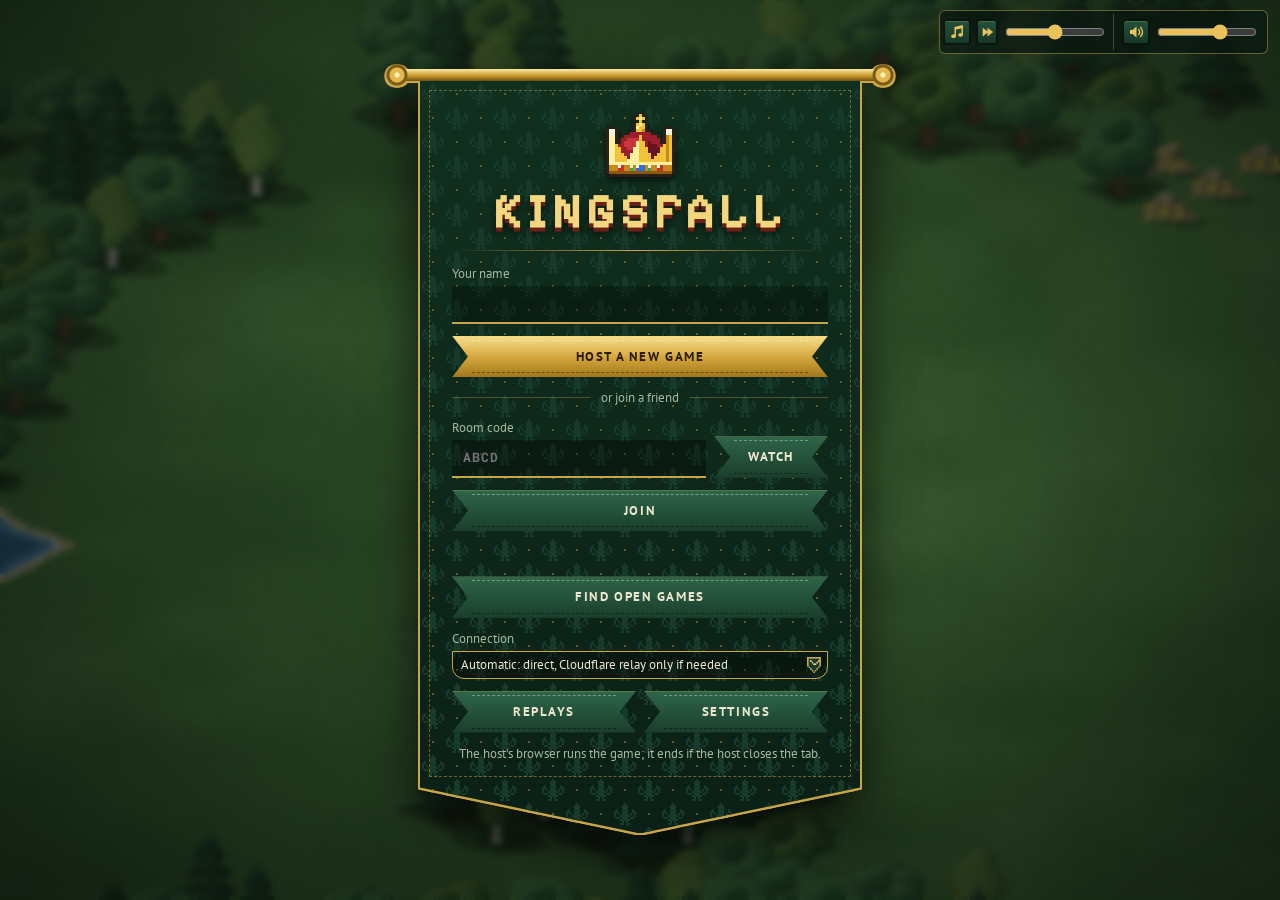
<file: ancientempires/index.html>
<!doctype html>
<html lang="en">
<head>
  <meta charset="utf-8">
  <meta name="viewport" content="width=device-width, initial-scale=1">
  <meta name="robots" content="noindex">
  <title>Kingsfall has moved</title>
  <link rel="canonical" href="/kingsfall/">
  <!-- The game moved to /kingsfall/. Room codes in old invite links (?room=...) are passed along. -->
  <script>location.replace('/kingsfall/' + location.search + location.hash);</script>
  <meta http-equiv="refresh" content="0; url=/kingsfall/">
</head>
<body style="margin:0;padding:24px;background:#0a1510;color:#efe8d0;font-family:system-ui,sans-serif">
  <p>Kingsfall has moved to <a href="/kingsfall/" style="color:#e8c25a">gabrielschwarz.com/kingsfall</a>.</p>
</body>
</html>
</file>
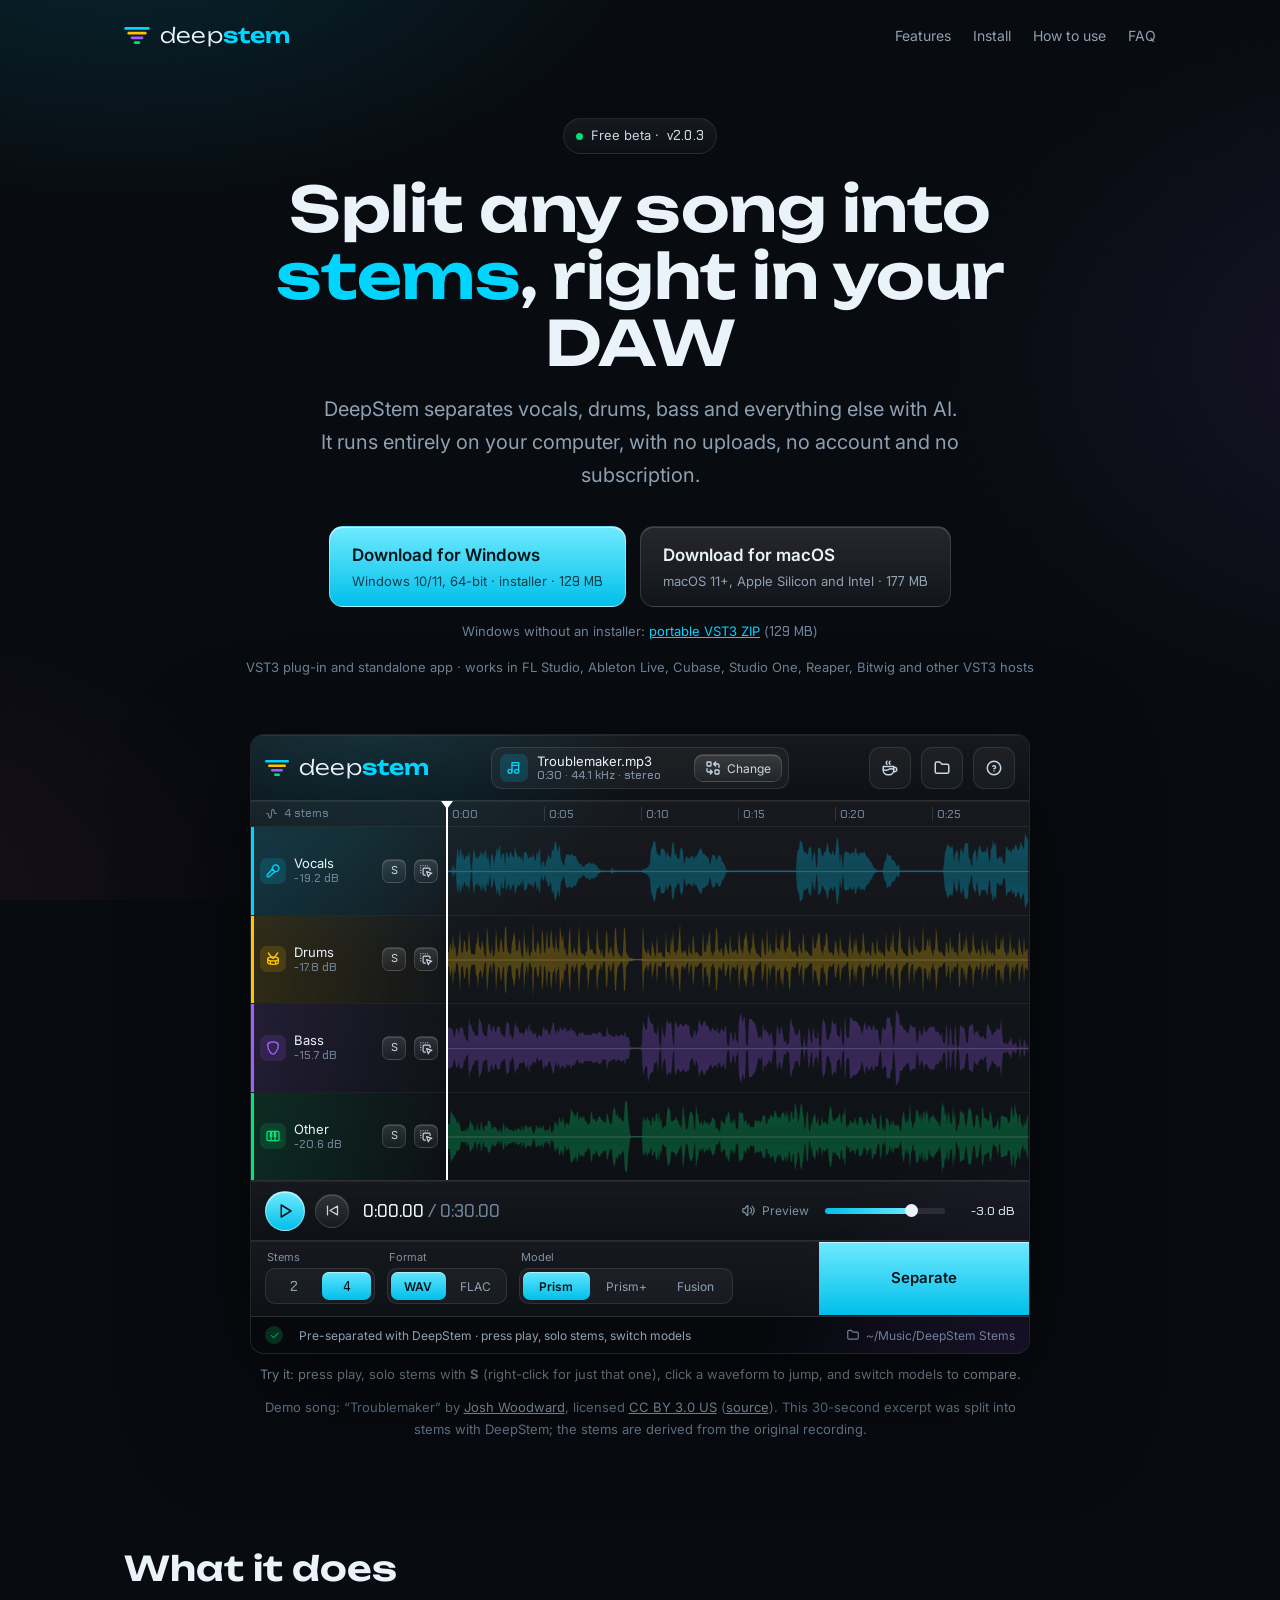
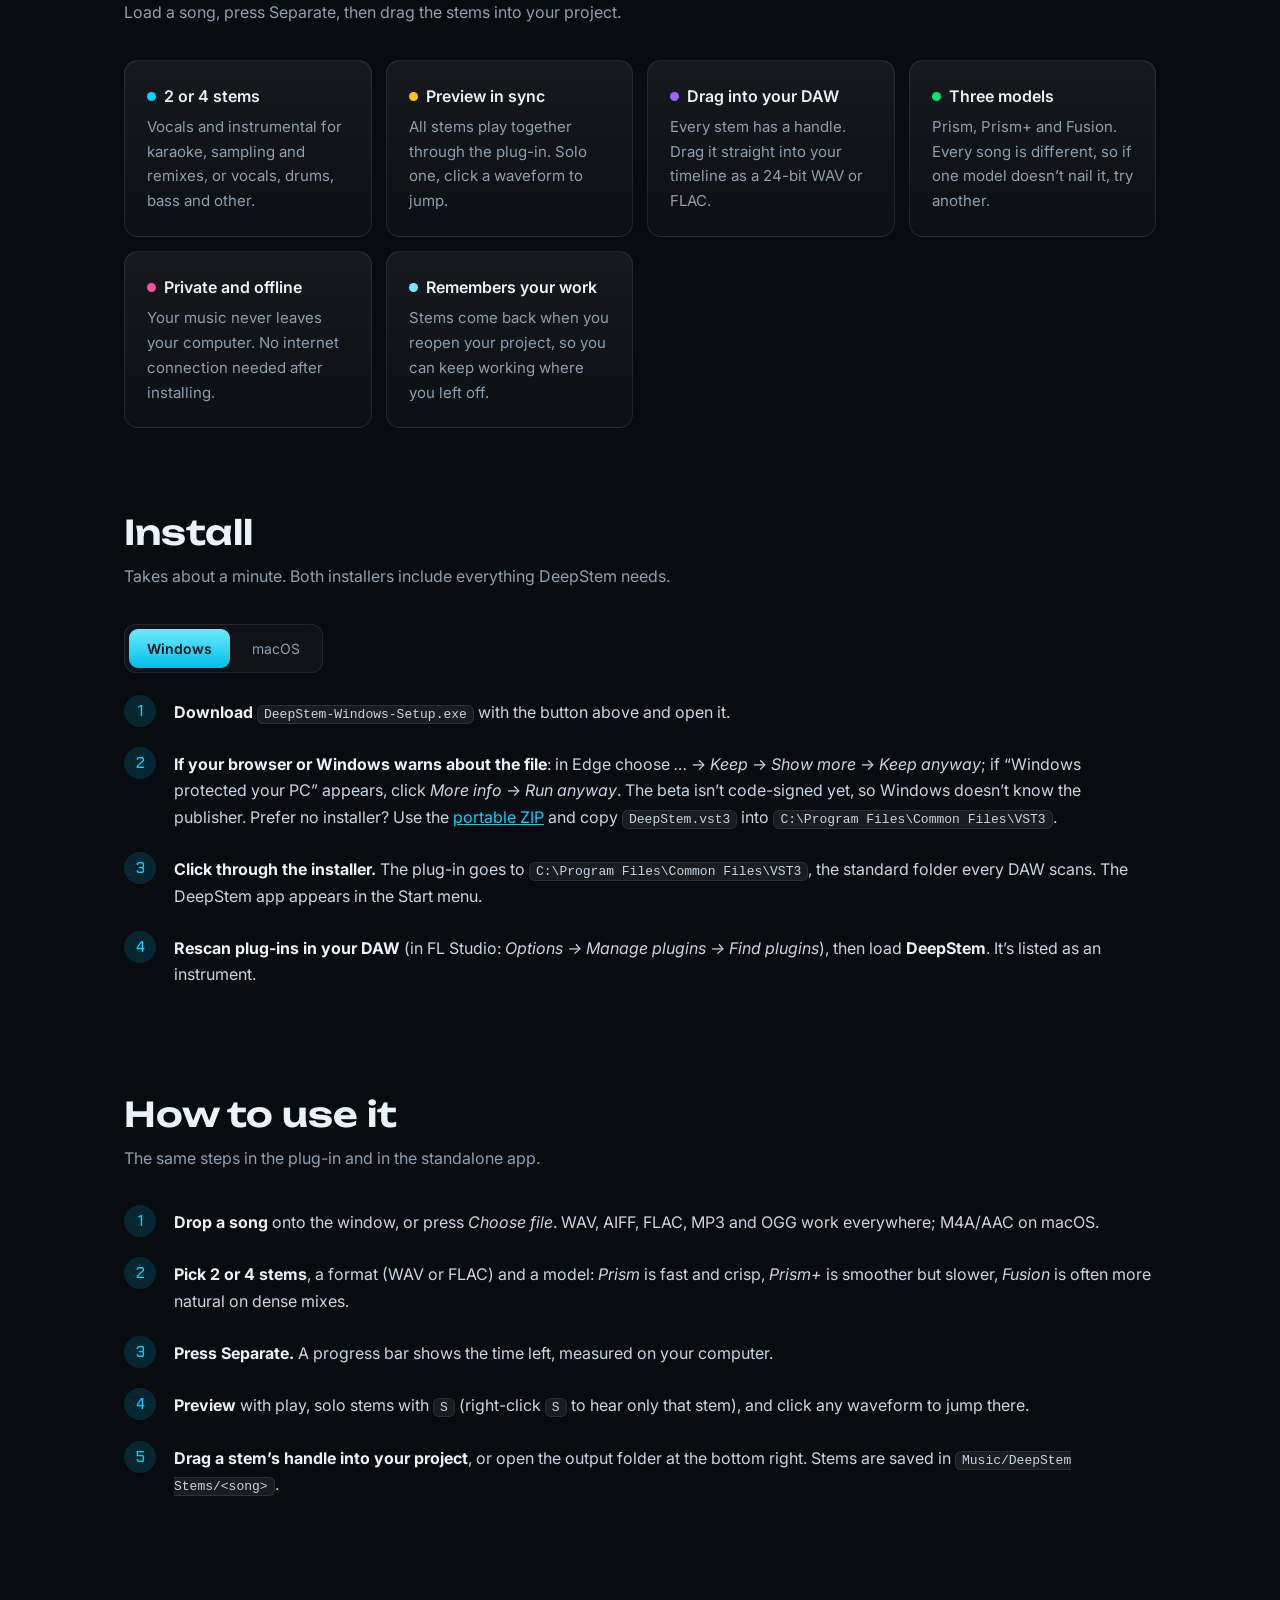
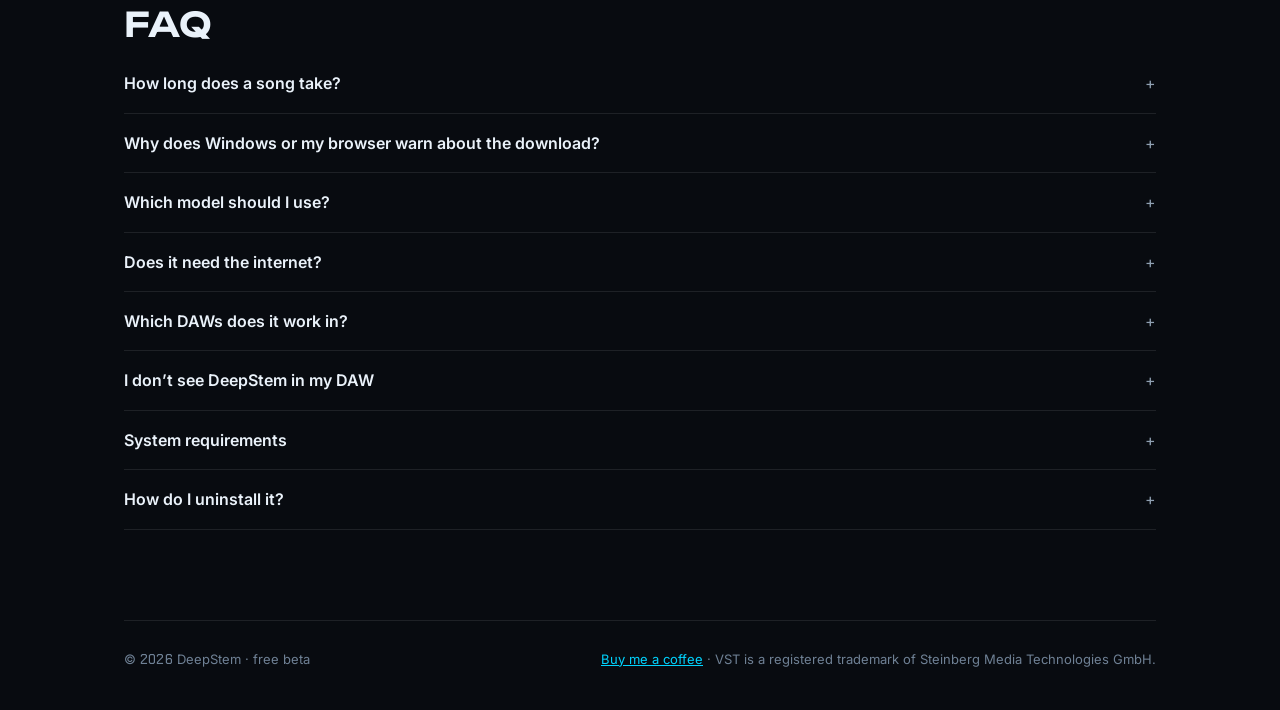
<file: deepstem/index.html>
<!doctype html>
<html lang="en">
<head>
<meta charset="utf-8">
<meta name="viewport" content="width=device-width, initial-scale=1">
<title>DeepStem — split any song into stems, right in your DAW</title>
<meta name="description" content="DeepStem is a free VST3 plug-in for Windows and macOS that separates any song into vocals and instrumental, or vocals, drums, bass and other. Runs offline, inside your DAW.">
<meta property="og:title" content="DeepStem — stem separation in your DAW">
<meta property="og:description" content="Split any song into vocals, drums, bass and other. Free VST3 for Windows and macOS.">
<meta property="og:image" content="https://gabrielschwarz.com/deepstem/deepstem-og.png">
<link rel="icon" href="favicon.svg?v=2" type="image/svg+xml">
<link rel="icon" href="favicon-32.png?v=2" type="image/png" sizes="32x32">
<link rel="apple-touch-icon" href="apple-touch-icon.png?v=2">
<link rel="stylesheet" href="demo/demo.css?v=5">
<link rel="preconnect" href="https://fonts.googleapis.com">
<link rel="preconnect" href="https://fonts.gstatic.com" crossorigin>
<link href="https://fonts.googleapis.com/css2?family=Unbounded:wght@300;600&family=Chakra+Petch:wght@500&family=Inter:wght@400;500;600&display=swap" rel="stylesheet">
<style>
:root{--bg:#080b10;--text:#eaf2fa;--soft:#c9d6e3;--muted:#8fa0b2;--faint:#6f8195;--accent:#00d4ff;--a1:#6feaff;--a2:#00bfea;--on:#04131a;--line:rgba(255,255,255,.09);--glass1:rgba(255,255,255,.06);--glass2:rgba(255,255,255,.02)}
*{box-sizing:border-box}
html{scroll-behavior:smooth}
body{margin:0;background:var(--bg);color:var(--text);font:16px/1.65 Inter,system-ui,-apple-system,"Segoe UI",sans-serif;-webkit-font-smoothing:antialiased;
  background-image:radial-gradient(900px 500px at 10% -10%,rgba(0,212,255,.14),transparent 60%),radial-gradient(800px 600px at 110% 40%,rgba(160,96,255,.10),transparent 60%),radial-gradient(700px 500px at -10% 100%,rgba(255,79,163,.07),transparent 60%);background-attachment:fixed}
a{color:var(--accent)}
.wrap{max-width:1080px;margin:0 auto;padding:0 24px}
.num{font-family:"Chakra Petch",ui-monospace,monospace;font-weight:500;letter-spacing:.2px}
nav{display:flex;align-items:center;justify-content:space-between;padding:22px 0}
.logo{display:flex;align-items:center;gap:10px;text-decoration:none;color:var(--text);font:300 21px/1 Unbounded,sans-serif;letter-spacing:.2px}
.logo b{font-weight:600;color:var(--accent)}
.logo svg{width:26px;height:17px}
nav .links a{color:var(--muted);text-decoration:none;margin-left:22px;font-size:14px}
nav .links a:hover{color:var(--text)}
.hero{text-align:center;padding:48px 0 24px}
.badge{display:inline-flex;gap:8px;align-items:center;font-size:13px;color:var(--soft);padding:6px 12px;border-radius:99px;border:1px solid var(--line);background:linear-gradient(180deg,var(--glass1),var(--glass2))}
.badge i{width:7px;height:7px;border-radius:50%;background:#00e07a;display:inline-block}
h1{font:600 clamp(34px,6vw,62px)/1.08 Unbounded,sans-serif;letter-spacing:-.5px;margin:22px auto 16px;max-width:900px}
h1 span{color:var(--accent)}
.lead{font-size:clamp(17px,2.2vw,20px);color:var(--muted);max-width:640px;margin:0 auto 34px}
.dl{display:flex;gap:14px;justify-content:center;flex-wrap:wrap}
.btn{display:inline-flex;flex-direction:column;align-items:flex-start;gap:2px;min-width:250px;padding:14px 22px;border-radius:14px;text-decoration:none;
  color:var(--soft);background:linear-gradient(180deg,rgba(255,255,255,.12),rgba(255,255,255,.04));border:1px solid rgba(255,255,255,.13);box-shadow:inset 0 1px 0 rgba(255,255,255,.14);transition:transform .15s,background .15s}
.btn:hover{transform:translateY(-2px);background:linear-gradient(180deg,rgba(255,255,255,.17),rgba(255,255,255,.07))}
.btn strong{font-size:17px;font-weight:600;color:var(--text)}
.btn small{font-size:13px;color:var(--muted)}
.btn.primary{background:linear-gradient(180deg,var(--a1),var(--a2));border-color:rgba(255,255,255,.4);box-shadow:inset 0 1px 0 rgba(255,255,255,.6)}
.btn.primary strong,.btn.primary small{color:var(--on)}
.btn.primary small{opacity:.75}
.note{margin-top:14px;font-size:13px;color:var(--faint)}
.shot{margin:0 auto;max-width:980px;border-radius:16px;overflow:hidden;border:1px solid var(--line);box-shadow:0 40px 120px rgba(0,0,0,.6),0 0 0 1px rgba(0,0,0,.4)}
.shot img{display:block;width:100%;height:auto}
section{padding:84px 0 0}
h2{font:600 clamp(24px,3.4vw,34px)/1.2 Unbounded,sans-serif;margin:0 0 10px}
.sub{color:var(--muted);margin:0 0 34px;max-width:640px}
.grid{display:grid;grid-template-columns:repeat(auto-fit,minmax(230px,1fr));gap:14px}
.card{padding:22px;border-radius:14px;border:1px solid var(--line);background:linear-gradient(180deg,var(--glass1),var(--glass2))}
.card h3{margin:0 0 6px;font-size:16px;font-weight:600}
.card p{margin:0;color:var(--muted);font-size:15px}
.dot{display:inline-block;width:9px;height:9px;border-radius:50%;margin-right:8px;vertical-align:1px}
.tabs{display:inline-flex;padding:4px;gap:4px;border-radius:12px;border:1px solid var(--line);background:rgba(255,255,255,.03);margin-bottom:22px}
.tabs button{all:unset;cursor:pointer;padding:8px 18px;border-radius:9px;font-size:14px;color:var(--muted)}
.tabs button[aria-selected=true]{color:var(--on);font-weight:600;background:linear-gradient(180deg,var(--a1),var(--a2))}
.steps{list-style:none;margin:0;padding:0;counter-reset:s}
.steps li{position:relative;padding:4px 0 22px 50px;counter-increment:s;color:var(--soft)}
.steps li::before{content:counter(s);position:absolute;left:0;top:0;width:32px;height:32px;border-radius:50%;display:grid;place-items:center;
  font:500 15px "Chakra Petch",monospace;color:var(--accent);background:rgba(0,212,255,.14)}
.steps li strong{color:var(--text)}
code,kbd{font:13px ui-monospace,SFMono-Regular,Menlo,Consolas,monospace;background:rgba(255,255,255,.07);border:1px solid var(--line);padding:1px 6px;border-radius:6px;color:var(--soft)}
.warn{border-left:3px solid #ffc400;background:rgba(255,196,0,.06);padding:12px 16px;border-radius:0 10px 10px 0;color:var(--soft);font-size:15px;margin:4px 0 22px}
details{border-bottom:1px solid var(--line);padding:16px 0}
summary{cursor:pointer;font-weight:600;list-style:none}
summary::-webkit-details-marker{display:none}
summary::after{content:"+";float:right;color:var(--muted);font-weight:400}
details[open] summary::after{content:"–"}
details p,details ul{color:var(--muted);margin:10px 0 0}
table{width:100%;border-collapse:collapse;font-size:15px}
td{padding:10px 0;border-bottom:1px solid var(--line);color:var(--muted);vertical-align:top}
td:first-child{color:var(--text);width:38%;padding-right:16px}
footer{margin-top:90px;padding:28px 0 40px;border-top:1px solid var(--line);color:var(--faint);font-size:13px;display:flex;justify-content:space-between;flex-wrap:wrap;gap:10px}
[hidden]{display:none!important}
@media (max-width:640px){nav .links{display:none}.btn{min-width:100%}}
</style>
</head>
<body>
<div class="wrap">
  <nav>
    <a class="logo" href="#"><svg viewBox="0 0 24 16" aria-hidden="true"><rect x="0" y="0" width="24" height="2.6" rx="1.3" fill="#00D4FF"/><rect x="3" y="4.47" width="18" height="2.6" rx="1.3" fill="#FFC400"/><rect x="6" y="8.93" width="12" height="2.6" rx="1.3" fill="#A060FF"/><rect x="9" y="13.4" width="6" height="2.6" rx="1.3" fill="#00E676"/></svg><span>deep<b>stem</b></span></a>
    <div class="links"><a href="#features">Features</a><a href="#install">Install</a><a href="#use">How to use</a><a href="#faq">FAQ</a></div>
  </nav>

  <header class="hero">
    <span class="badge"><i></i>Free beta · <span class="num">v2.0.3</span></span>
    <h1>Split any song into <span>stems</span>, right in your DAW</h1>
    <p class="lead">DeepStem separates vocals, drums, bass and everything else with AI. It runs entirely on your computer, with no uploads, no account and no subscription.</p>
    <div class="dl" id="downloads">
      <a class="btn" id="dl-win" href="https://github.com/Gjoerk/gjoerk.github.io/releases/latest/download/DeepStem-Windows-Setup.exe">
        <strong>Download for Windows</strong><small>Windows 10/11, 64-bit · installer · <span class="num">129 MB</span></small></a>
      <a class="btn" id="dl-mac" href="https://github.com/Gjoerk/gjoerk.github.io/releases/latest/download/DeepStem-macOS.pkg">
        <strong>Download for macOS</strong><small>macOS 11+, Apple Silicon and Intel · <span class="num">177 MB</span></small></a>
    </div>
    <p class="note">Windows without an installer: <a href="https://github.com/Gjoerk/gjoerk.github.io/releases/latest/download/DeepStem-Windows-VST3.zip">portable VST3 ZIP</a> (<span class="num">129 MB</span>)</p>
    <p class="note">VST3 plug-in and standalone app · works in FL Studio, Ableton Live, Cubase, Studio One, Reaper, Bitwig and other VST3 hosts</p>
    <div class="dsd-wrap" id="dsd-root" data-base="demo/">
      <noscript><div class="shot"><img src="deepstem-screenshot.webp" width="1560" height="1240" alt="The DeepStem plug-in showing a song split into vocals, drums, bass and other, each with its own waveform"></div></noscript>
    </div>
    <p class="dsd-hint">Try it: press play, solo stems with <strong>S</strong> (right-click for just that one), click a waveform to jump, and switch models to compare.</p>
    <p class="dsd-credit">Demo song: “Troublemaker” by <a href="https://www.joshwoodward.com/">Josh Woodward</a>, licensed <a href="https://creativecommons.org/licenses/by/3.0/us/">CC BY 3.0 US</a> (<a href="https://commons.wikimedia.org/wiki/File:Josh_Woodward_-_Here_Today_-_04_-_Troublemaker.ogg">source</a>). This 30-second excerpt was split into stems with DeepStem; the stems are derived from the original recording.</p>
  </header>

  <section id="features">
    <h2>What it does</h2>
    <p class="sub">Load a song, press Separate, then drag the stems into your project.</p>
    <div class="grid">
      <div class="card"><h3><span class="dot" style="background:#00d4ff"></span>2 or 4 stems</h3><p>Vocals and instrumental for karaoke, sampling and remixes, or vocals, drums, bass and other.</p></div>
      <div class="card"><h3><span class="dot" style="background:#ffc400"></span>Preview in sync</h3><p>All stems play together through the plug-in. Solo one, click a waveform to jump.</p></div>
      <div class="card"><h3><span class="dot" style="background:#a060ff"></span>Drag into your DAW</h3><p>Every stem has a handle. Drag it straight into your timeline as a 24-bit WAV or FLAC.</p></div>
      <div class="card"><h3><span class="dot" style="background:#00e676"></span>Three models</h3><p>Prism, Prism+ and Fusion. Every song is different, so if one model doesn’t nail it, try another.</p></div>
      <div class="card"><h3><span class="dot" style="background:#ff4fa3"></span>Private and offline</h3><p>Your music never leaves your computer. No internet connection needed after installing.</p></div>
      <div class="card"><h3><span class="dot" style="background:#6feaff"></span>Remembers your work</h3><p>Stems come back when you reopen your project, so you can keep working where you left off.</p></div>
    </div>
  </section>

  <section id="install">
    <h2>Install</h2>
    <p class="sub">Takes about a minute. Both installers include everything DeepStem needs.</p>
    <div class="tabs" role="tablist">
      <button role="tab" aria-selected="true" data-os="win">Windows</button>
      <button role="tab" aria-selected="false" data-os="mac">macOS</button>
    </div>

    <div data-panel="win">
      <ol class="steps">
        <li><strong>Download</strong> <code>DeepStem-Windows-Setup.exe</code> with the button above and open it.</li>
        <li><strong>If your browser or Windows warns about the file</strong>: in Edge choose <em>…</em> → <em>Keep</em> → <em>Show more</em> → <em>Keep anyway</em>; if “Windows protected your PC” appears, click <em>More info</em> → <em>Run anyway</em>. The beta isn’t code-signed yet, so Windows doesn’t know the publisher. Prefer no installer? Use the <a href="https://github.com/Gjoerk/gjoerk.github.io/releases/latest/download/DeepStem-Windows-VST3.zip">portable ZIP</a> and copy <code>DeepStem.vst3</code> into <code>C:\Program Files\Common Files\VST3</code>.</li>
        <li><strong>Click through the installer.</strong> The plug-in goes to <code>C:\Program Files\Common Files\VST3</code>, the standard folder every DAW scans. The DeepStem app appears in the Start menu.</li>
        <li><strong>Rescan plug-ins in your DAW</strong> (in FL Studio: <em>Options → Manage plugins → Find plugins</em>), then load <strong>DeepStem</strong>. It’s listed as an instrument.</li>
      </ol>
    </div>

    <div data-panel="mac" hidden>
      <ol class="steps">
        <li><strong>Download</strong> <code>DeepStem-macOS.pkg</code> with the button above.</li>
        <li><strong>Open it.</strong> If macOS says it “can’t be opened because Apple cannot check it”, click <em>Done</em>, open <em>System Settings → Privacy &amp; Security</em>, scroll down and click <em>Open Anyway</em> next to DeepStem. This appears because the beta isn’t notarized by Apple yet.</li>
        <li><strong>Click through the installer</strong> and enter your Mac password when asked. The plug-in goes to <code>/Library/Audio/Plug-Ins/VST3</code> and the app to <em>Applications</em>.</li>
        <li><strong>Rescan plug-ins in your DAW</strong>, then load <strong>DeepStem</strong>. It’s listed as an instrument. Logic Pro and GarageBand don’t support VST3: use the DeepStem app instead.</li>
      </ol>
    </div>
  </section>

  <section id="use">
    <h2>How to use it</h2>
    <p class="sub">The same steps in the plug-in and in the standalone app.</p>
    <ol class="steps">
      <li><strong>Drop a song</strong> onto the window, or press <em>Choose file</em>. WAV, AIFF, FLAC, MP3 and OGG work everywhere; M4A/AAC on macOS.</li>
      <li><strong>Pick 2 or 4 stems</strong>, a format (WAV or FLAC) and a model: <em>Prism</em> is fast and crisp, <em>Prism+</em> is smoother but slower, <em>Fusion</em> is often more natural on dense mixes.</li>
      <li><strong>Press Separate.</strong> A progress bar shows the time left, measured on your computer.</li>
      <li><strong>Preview</strong> with play, solo stems with <kbd>S</kbd> (right-click <kbd>S</kbd> to hear only that stem), and click any waveform to jump there.</li>
      <li><strong>Drag a stem’s handle into your project</strong>, or open the output folder at the bottom right. Stems are saved in <code>Music/DeepStem Stems/&lt;song&gt;</code>.</li>
    </ol>
  </section>

  <section id="faq">
    <h2>FAQ</h2>
    <details><summary>How long does a song take?</summary><p>It depends on your computer. As a rough guide, a 3½-minute song takes about 1½ minutes with Prism on an Apple M1, and longer on older laptops. Prism+ and Fusion are slower. DeepStem shows the real time left while it works.</p></details>
    <details><summary>Why does Windows or my browser warn about the download?</summary><p>Windows SmartScreen and Defender warn about programs from publishers they don’t know yet. DeepStem’s beta installer isn’t code-signed, so it gets this warning even though it’s clean. A signed version is coming. Until then you can click through the warning as described above, or use the portable ZIP, which contains just the plug-in and needs no installer.</p></details>
    <details><summary>Which model should I use?</summary><p>Start with <strong>Prism</strong>: it’s the fastest. Songs separate differently, so if vocals bleed into the instrumental or the drums sound thin, try <strong>Fusion</strong>, a different model that often sounds more natural on dense mixes, or <strong>Prism+</strong>, which smooths the transitions of Prism.</p></details>
    <details><summary>Does it need the internet?</summary><p>No. Everything runs on your computer and your audio is never uploaded.</p></details>
    <details><summary>Which DAWs does it work in?</summary><p>Any DAW that loads VST3 plug-ins: FL Studio, Ableton Live, Cubase, Studio One, Reaper, Bitwig and more. For Logic Pro, GarageBand or no DAW at all, use the standalone DeepStem app.</p></details>
    <details><summary>I don’t see DeepStem in my DAW</summary><p>Rescan your plug-ins and look under instruments, not effects. Check the plug-in is in your VST3 folder: <code>C:\Program Files\Common Files\VST3</code> on Windows, <code>/Library/Audio/Plug-Ins/VST3</code> on macOS.</p></details>
    <details><summary>System requirements</summary>
      <table>
        <tr><td>Windows</td><td>Windows 10 or 11, 64-bit, about 400 MB free space, 8 GB RAM recommended</td></tr>
        <tr><td>macOS</td><td>macOS 11 Big Sur or newer, Apple Silicon or Intel, about 400 MB free space, 8 GB RAM recommended</td></tr>
        <tr><td>DAW</td><td>Any VST3 host, or the included standalone app</td></tr>
      </table></details>
    <details><summary>How do I uninstall it?</summary>
      <ul>
        <li><strong>Windows:</strong> Settings → Apps → DeepStem → Uninstall.</li>
        <li><strong>macOS:</strong> delete <code>/Library/Audio/Plug-Ins/VST3/DeepStem.vst3</code>, <code>/Applications/DeepStem.app</code> and <code>/Library/Application Support/DeepStem</code>.</li>
      </ul></details>
  </section>

  <footer>
    <span>© <span class="num">2026</span> DeepStem · free beta</span>
    <span><a href="https://buymeacoffee.com/gabrielschq">Buy me a coffee</a> · VST is a registered trademark of Steinberg Media Technologies GmbH.</span>
  </footer>
</div>
<script src="demo/icons.js?v=5"></script>
<script src="demo/demo.js?v=5"></script>
<script>
  // Highlight the download for this visitor's OS and open the matching install tab.
  const isMac = /Mac/i.test(navigator.platform || navigator.userAgent) && !/iPhone|iPad/i.test(navigator.userAgent);
  const os = isMac ? "mac" : "win";
  document.getElementById(isMac ? "dl-mac" : "dl-win").classList.add("primary");
  if (isMac) document.getElementById("downloads").prepend(document.getElementById("dl-mac"));
  function show(which) {
    document.querySelectorAll(".tabs button").forEach(b => b.setAttribute("aria-selected", b.dataset.os === which));
    document.querySelectorAll("[data-panel]").forEach(p => p.hidden = p.dataset.panel !== which);
  }
  document.querySelectorAll(".tabs button").forEach(b => b.addEventListener("click", () => show(b.dataset.os)));
  show(os);
</script>
</body>
</html>
</file>
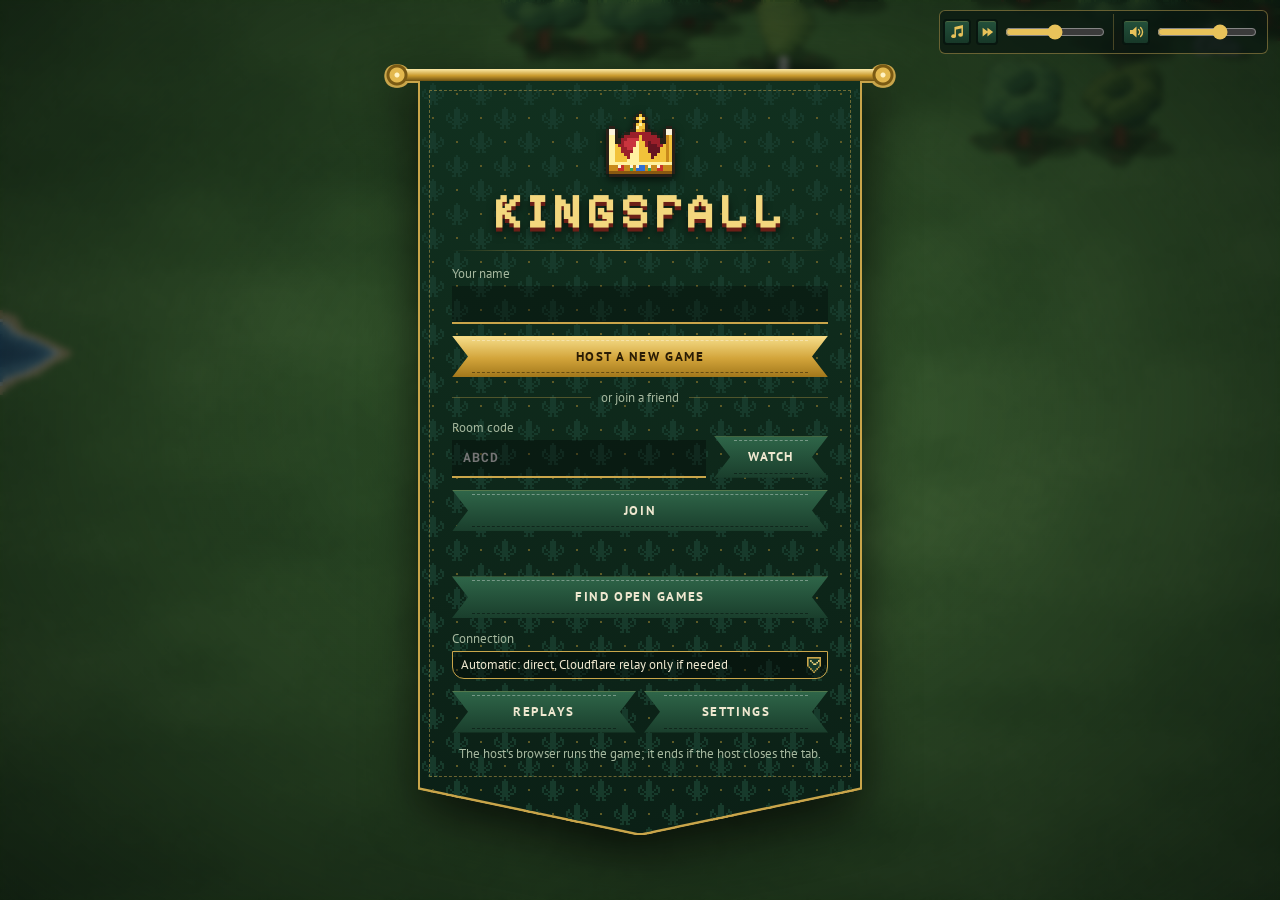
<file: kingsfall/index.html>
<!doctype html>
<html lang="en">
<head>
  <meta charset="utf-8">
  <meta name="viewport" content="width=device-width, initial-scale=1, maximum-scale=1, user-scalable=no, viewport-fit=cover">
  <link rel="icon" href="favicon.svg" type="image/svg+xml">
  <link rel="icon" href="favicon-32.png" type="image/png" sizes="32x32">
  <link rel="apple-touch-icon" href="apple-touch-icon.png">
  <title>Kingsfall</title>
  <link rel="preconnect" href="https://fonts.googleapis.com">
  <link rel="preconnect" href="https://fonts.gstatic.com" crossorigin>
  <link rel="stylesheet" href="https://fonts.googleapis.com/css2?family=Pixelify+Sans:wght@500;700&family=PT+Sans:wght@400;700&family=Roboto+Mono:wght@500;700&display=swap">
  <style>
    /* Dark green and gold. Everything below is styled through these variables. */
    body {
      --font: Georgia, "Times New Roman", serif;
      --page: #0a1510;
      --bar: linear-gradient(180deg, #1b3a2a, #122b1f);
      --grain: linear-gradient(transparent, transparent);
      --grain-size: auto;
      --plain: #0f241a;
      --edge: #06100b;
      --trim: #c9a54a;
      --ink: #efe8d0;
      --dim: #a6b89f;
      --accent: #e8c25a;
      --btn: linear-gradient(180deg, #24513b, #173828);
      --btn-edge: #08160f;
      --btn-ink: #f3ecd4;
      --btn-hi: rgba(232, 194, 90, .25);
      --btn-lo: rgba(0, 0, 0, .5);
      --slot: rgba(0, 0, 0, .3);
      --caps: normal;
      --gold-grad: linear-gradient(180deg, #f3d77e, #c99a2e);
    }

    html, body { margin: 0; height: 100%; overflow: hidden; background: var(--page); color: var(--ink);
      font: 15px/1.35 var(--font); font-variant: var(--caps); user-select: none; -webkit-user-select: none;
      -webkit-tap-highlight-color: transparent; overscroll-behavior: none; }
    canvas#game { display: block; width: 100vw; height: 100vh; height: 100dvh; cursor: crosshair; image-rendering: pixelated; touch-action: none; }
    img { image-rendering: pixelated; }

    /* A framed panel: textured face, dark edge, a thin trim line inside it. */
    .bar, .frame, .card { background: var(--grain), var(--bar); background-size: var(--grain-size), auto; color: var(--ink);
      border: 3px solid var(--edge); box-shadow: inset 0 0 0 1px var(--trim), 0 3px 10px rgba(0, 0, 0, .45); }
    .bar { position: fixed; left: 0; right: 0; }
    .dim { color: var(--dim); }

    button { font: inherit; font-variant: var(--caps); color: var(--btn-ink); background: var(--btn); border: 2px solid var(--btn-edge);
      border-radius: 4px; padding: 5px 12px; cursor: pointer; box-shadow: inset 0 1px 0 var(--btn-hi), inset 0 -2px 0 var(--btn-lo); }
    button:hover { filter: brightness(1.12); }
    button:active { transform: translateY(1px); box-shadow: inset 0 2px 3px var(--btn-lo); }
    button:disabled { opacity: .45; cursor: default; filter: none; }
    input, select { font: inherit; color: var(--ink); background: var(--slot); border: 2px solid var(--btn-edge); border-radius: 4px; padding: 6px 8px; }
    select option { color: #222; background: #fff; }

    /* Top bar: what you have. */
    #top { top: 0; border-width: 0 0 2px; border-color: var(--trim); box-shadow: 0 3px 12px rgba(0, 0, 0, .5); padding: 4px 8px; display: flex; gap: 10px; align-items: center; white-space: nowrap;
      overflow-x: auto; scrollbar-width: none; }
    #top::-webkit-scrollbar { display: none; }
    #resources { display: flex; gap: 6px; align-items: center; }
    /* Every chip in the top bar is the same height, so text-only ones (age, clock) are centred like the rest. */
    .stat { display: inline-flex; align-items: center; gap: 4px; height: 28px; box-sizing: border-box; padding: 0 8px 0 3px; background: var(--slot); border-radius: 4px;
      border: 1px solid var(--btn-lo); }
    .stat img { width: 24px; height: 24px; }
    .stat b { font-size: 16px; min-width: 2ch; }
    .stat small { color: var(--dim); font-size: 11px; }
    .stat.warn b { color: #d8301f; }
    .stat.age b { color: var(--accent); min-width: 0; }
    .stat:not(:has(img)) { padding: 0 10px; }
    .stat b { line-height: 1; }
    #players { margin-left: auto; display: flex; gap: 14px; align-items: center; min-width: 0; overflow: hidden; }
    #players .pl { display: inline-flex; align-items: center; gap: 6px; min-width: 0; flex: 0 1 auto; }
    #players .nm { overflow: hidden; text-overflow: ellipsis; white-space: nowrap; }
    #players.many { gap: 8px; font-size: 13px; }
    #players.many .pl { gap: 3px; }
    #players.many .nm { max-width: 92px; }
    /* Each player's gem from the menu, in their colour. */
    .chip { display: inline-block; width: 14px; height: 14px; margin-right: 5px; vertical-align: -2px; background: var(--gem) center / 14px 14px no-repeat; }
    #menu-btn { flex: none; position: sticky; right: 0; }
    #menu { position: fixed; top: 44px; right: 8px; padding: 10px; display: grid; gap: 6px; z-index: 5; min-width: 190px; }
    #menu[hidden], #host-tools[hidden] { display: none; }
    #host-tools { display: grid; gap: 6px; }

    /* Numbers always use full-height, even-width digits, whatever the font, so amounts are easy to read. */
    .stat b, .res, .st, #hpbar span, #d-cost, #d-stats, #queue, #sel-sub, .stat small { font-variant-numeric: lining-nums tabular-nums;
      font-family: var(--num-font, var(--font)); }

    /* ---------- Lettering and buttons: a plain readable font, buttons recessed into the panel. ---------- */
    body[data-skin] { --title-font: var(--font); --num-font: var(--font); font-variant: normal; }
    body[data-skin] #sel-name, body[data-skin] #d-title { font-weight: 600; letter-spacing: 0; }
    body[data-skin] #d-body { font-size: 13.5px; line-height: 1.3; }
    body[data-skin] #actions { gap: 3px; }
    body[data-skin] #actions button { border-radius: 4px; transition: background-color .12s, box-shadow .12s, border-color .12s; }
    body[data-skin] #actions button:active { transform: none; }



    /* Buttons are slots pressed into the panel that lift a little when pointed at. */
    body[data-skin="3"] { --font: "PT Sans", "Segoe UI", system-ui, sans-serif; font-size: 15px; }
    body[data-skin="3"] #actions button { background: #0b1d15; border: 0;
      box-shadow: inset 0 2px 4px rgba(0, 0, 0, .7), inset 0 -1px 0 rgba(255, 220, 160, .08); }
    body[data-skin="3"] #actions button:hover { filter: none; background: #173527; box-shadow: 0 1px 0 rgba(232, 194, 90, .14), 0 2px 5px rgba(0, 0, 0, .5); }
    body[data-skin="3"] #actions button.focus { outline: 0; background: #1d3e2e; box-shadow: inset 0 0 0 1px var(--accent), 0 2px 5px rgba(0, 0, 0, .5); }

    /* Menu and lobby buttons follow quietly too. */
    body[data-skin] button:not(#actions button):not(#group button) { box-shadow: inset 0 1px 0 rgba(232, 194, 90, .2); }

    /* ---------- Bottom bar ----------------------------------------------------------------------
       Command tiles (#actions), the selection card (#sel), a details box (#details) and the minimap. */
    #bottom { bottom: 0; height: var(--bar-h, 236px); display: grid; gap: 10px; padding: 8px 10px; box-sizing: border-box;
      border: 0; border-top: 2px solid var(--trim);
      background: linear-gradient(180deg, #153225, var(--plain) 40%);
      box-shadow: inset 0 1px 0 rgba(0, 0, 0, .6), 0 -4px 14px rgba(0, 0, 0, .5); }
    /* Stored control groups, floating just above the bottom bar. */
    #groups { position: absolute; left: 10px; bottom: calc(100% + 6px); display: flex; gap: 4px; pointer-events: auto; }
    #groups[hidden] { display: none; }
    #groups button { display: flex; align-items: center; gap: 3px; padding: 2px 6px 2px 4px; height: 30px; min-width: 0;
      background: rgba(10, 24, 17, .88); border: 1px solid rgba(201, 165, 74, .55); border-radius: 4px; color: var(--ink); font: inherit; cursor: pointer; }
    #groups button.on { border-color: var(--accent); box-shadow: 0 0 0 1px var(--accent); }
    #groups button i { font-style: normal; font-weight: 700; color: var(--accent); font-size: 13px; }
    #groups button img { width: 22px; height: 22px; image-rendering: pixelated; }
    #groups button b { font-size: 12px; font-weight: 600; }
    body.spectating #groups { display: none; }
    /* A recessed area inside the bar. */
    .well { background: rgba(0, 0, 0, .26); border: 1px solid #050d09; border-radius: 4px;
      box-shadow: inset 0 2px 5px rgba(0, 0, 0, .55), 0 0 0 1px rgba(201, 165, 74, .2); box-sizing: border-box; min-width: 0; min-height: 0; }
    #sel { grid-area: sel; display: flex; gap: 10px; padding: 8px; overflow: hidden; }
    /* Nothing selected: no picture, the text in the middle of the card. */
    #sel.none { align-items: center; justify-content: center; }
    #sel.none #portrait { display: none; }
    #sel.none > .head { justify-content: center; }
    #sel.none #sel-text { flex: none; align-items: center; text-align: center; }
    #portrait { flex: none; width: 84px; height: 84px; background: rgba(0, 0, 0, .3); border: 2px solid var(--edge);
      box-shadow: inset 0 0 0 1px var(--trim); border-radius: 4px; }
    #sel-text { flex: 1; min-width: 0; display: flex; flex-direction: column; gap: 4px; }
    #sel-name, #d-title, .card h1, #help h2, #banner { font-family: var(--title-font, var(--font)); }
    #sel-name { font-size: 18px; line-height: 21px; color: var(--accent); overflow: hidden;
      display: -webkit-box; -webkit-box-orient: vertical; -webkit-line-clamp: 2; overflow-wrap: anywhere; }
    #sel-sub { font-size: 12.5px; line-height: 15px; color: var(--dim); white-space: nowrap; overflow: hidden; text-overflow: ellipsis; min-height: 15px; }
    #hpbar { position: relative; height: 15px; background: #2a0c0c; border: 1px solid #000; border-radius: 3px; overflow: hidden; flex: none; }
    #hpbar i { position: absolute; left: 0; top: 0; bottom: 0; background: linear-gradient(#7fe07a, #2f9a3a); }
    #hpbar.build i { background: linear-gradient(#f5d56a, #c99a2a); }
    #resbar { position: relative; height: 15px; background: #1d1810; border: 1px solid #000; border-radius: 3px; overflow: hidden; flex: none; }
    #resbar i { position: absolute; left: 0; top: 0; bottom: 0; transition: width .3s; }
    #resbar[data-res="food"] i { background: linear-gradient(#f29a6a, #b8462a); }
    #resbar[data-res="wood"] i { background: linear-gradient(#c79a62, #7a5230); }
    #resbar[data-res="gold"] i { background: linear-gradient(#ffe27a, #c99a2a); }
    #resbar[data-res="stone"] i { background: linear-gradient(#d6d6d0, #7d8088); }
    #resbar span { position: relative; display: block; font-size: 11px; line-height: 15px; text-align: center; color: #fff; text-shadow: 0 1px 1px #000; font-variant-numeric: lining-nums tabular-nums; }
    #hpbar span { position: relative; display: block; font-size: 11px; line-height: 15px; text-align: center; color: #fff; text-shadow: 0 1px 1px #000; }
    #sel-stats { display: flex; flex-wrap: wrap; gap: 3px 12px; font-size: 13.5px; }
    .st { display: inline-flex; align-items: center; gap: 4px; white-space: nowrap; }
    .st img { width: 16px; height: 16px; }
    #queue { display: flex; gap: 4px; flex-wrap: wrap; }
    #queue .slot { position: relative; width: 32px; height: 32px; background: rgba(0, 0, 0, .35); border: 1px solid var(--trim); border-radius: 3px; }
    #queue .slot img { width: 30px; height: 30px; }
    #queue .slot i { position: absolute; left: 0; bottom: 0; height: 4px; background: #6ab0ff; }
    #group { display: flex; flex-wrap: wrap; gap: 3px; align-content: flex-start; overflow: hidden; }
    #group button { position: relative; width: 34px; height: 36px; padding: 0; border-radius: 3px; }
    #group button img { width: 30px; height: 30px; }
    #group button i { position: absolute; left: 2px; bottom: 2px; height: 3px; max-width: calc(100% - 4px); }

    #actions { grid-area: actions; display: flex; flex-wrap: wrap; align-content: flex-start; gap: 5px; overflow-y: auto; scrollbar-width: thin; padding: 6px; }
    #actions button { box-sizing: border-box; position: relative; overflow: hidden; padding: 2px 3px 3px; display: flex; flex-direction: column;
      align-items: center; justify-content: flex-start; font-size: 11.5px; line-height: 14px; }
    #actions button img.pic { flex: none; }
    #actions button .lbl { flex: none; display: block; width: 100%; height: 14px; text-align: center; overflow: hidden; white-space: nowrap; text-overflow: ellipsis; }
    #actions button .cost { flex: none; display: flex; justify-content: center; gap: 4px; align-items: center; height: 16px; line-height: 16px;
      width: 100%; white-space: nowrap; overflow: hidden; font-size: 11px; }
    .res { display: inline-flex; align-items: center; gap: 2px; white-space: nowrap; }
    .res img { box-sizing: border-box; width: 14px; height: 14px; background: #eadfbd; border-radius: 3px; padding: 1px; }
    .res.short { color: #ff8a70; }
    #actions button.poor img.pic { filter: saturate(.4) brightness(.8); }
    #actions button.locked { opacity: .4; }
    body #actions button.on { background: #24493a; box-shadow: inset 0 0 0 2px var(--accent), inset 0 3px 6px rgba(0, 0, 0, .55); }
    #actions button.focus { outline: 2px solid var(--accent); outline-offset: -2px; }
    /* The hotkey of a command tile, small in its top-left corner. */
    #actions button .hk { position: absolute; left: 3px; top: 2px; font: 700 10px/1 "Roboto Mono", monospace; color: var(--accent); opacity: .85; pointer-events: none; }
    #actions button .hk:empty { display: none; }

    #details { grid-area: details; padding: 8px 12px; display: flex; flex-direction: column; gap: 5px; overflow: hidden; }
    #d-title { display: flex; align-items: center; gap: 8px; font-size: 17px; line-height: 21px; color: var(--accent); }
    #d-title img { width: 28px; height: 28px; flex: none; }
    #d-title span { white-space: nowrap; overflow: hidden; text-overflow: ellipsis; }
    #d-cost { display: flex; flex-wrap: wrap; gap: 4px 12px; align-items: center; font-size: 14px; }
    #d-cost .res img { width: 17px; height: 17px; }
    #d-stats { display: flex; flex-wrap: wrap; gap: 3px 14px; font-size: 13px; color: var(--dim); }
    #d-body { font-size: 13px; line-height: 1.35; overflow-y: auto; scrollbar-width: thin; }
    #d-body p { margin: 0 0 2px; }
    #d-body p.warn { color: #ff8a70; }
    /* Buttons beside the minimap that find units with nothing to do. */
    #idle { grid-area: idle; align-self: center; display: flex; flex-direction: column; gap: 6px; }
    #idle button { position: relative; width: 56px; height: 56px; padding: 0; display: grid; place-items: center; border-radius: 4px;
      background: #0b1d15; border: 0; box-shadow: inset 0 2px 4px rgba(0, 0, 0, .7), inset 0 -1px 0 rgba(232, 194, 90, .1); }
    #idle button:hover { filter: none; background: #173527; box-shadow: 0 1px 0 rgba(232, 194, 90, .14), 0 2px 5px rgba(0, 0, 0, .5); }
    #idle img { width: 40px; height: 40px; }
    #idle b { position: absolute; right: 2px; bottom: 1px; min-width: 16px; padding: 0 3px; border-radius: 8px; font-size: 12px; line-height: 16px;
      text-align: center; color: #1b120a; background: var(--accent); font-variant-numeric: lining-nums tabular-nums; }
    #idle button.none { opacity: .45; }
    #idle button.none b { display: none; }
    #map-frame { grid-area: map; align-self: center; padding: 3px; background: var(--edge); box-shadow: 0 0 0 1px var(--trim); border-radius: 3px; line-height: 0; }
    #minimap { width: var(--map-w, 300px); height: calc(var(--map-w, 300px) / 2); cursor: pointer; background: #7d7252; image-rendering: pixelated; touch-action: none; }

    /* Square command tiles on the left, the selection in the middle, details, then the map. */
    /* The minimap takes the full height of the bar on wide screens (canvas 420 × 210 inside the 236px bar). */
    body[data-bar="a"] #bottom { --bar-h: 236px; --map-w: 420px;
      grid-template-columns: auto minmax(260px, 380px) minmax(220px, 1fr) auto auto; grid-template-areas: "actions sel details idle map"; }
    /* Wide screens: three rows of big tiles, each with its picture and name; cost and effect are in the details box. */
    body[data-bar="a"] #actions { display: grid; grid-template-columns: repeat(var(--cols, 8), var(--tile-w, 80px)); grid-auto-rows: var(--tile-h, 64px); gap: 4px; }
    /* A scroll box may shrink below its content in the grid; the tiles must never be cut off. */
    body[data-bar="a"] #actions { min-width: max-content; box-sizing: border-box; }
    body[data-bar="a"] #actions button { width: var(--tile-w, 80px); height: var(--tile-h, 64px); padding: 2px 2px 3px; justify-content: center; gap: 1px; }
    body[data-bar="a"] #actions button img.pic { width: 44px; height: 44px; }
    body[data-bar="a"] #actions button .lbl { font-size: 11px; line-height: 13px; height: 13px; color: var(--ink); opacity: .9; }
    body[data-bar="a"] #actions button .cost { display: none; }
    body[data-bar="a"] #bottom #actions button.locked::before { top: 3px; bottom: auto; right: 3px; }
    /* Less room: six columns of smaller, picture-only tiles. */
    @media (max-width: 1700px) {
      body[data-bar="a"] #bottom { --cols: 6; }
    }
    @media (max-width: 1560px) {
      body[data-bar="a"] #bottom { --tile-w: 58px; --tile-h: 58px; }
      body[data-bar="a"] #actions button { padding: 0; }
      body[data-bar="a"] #actions button img.pic { width: 46px; height: 46px; }
      body[data-bar="a"] #actions button .lbl { display: none; }
      body[data-bar="a"] #bottom #actions button.locked::before { top: auto; bottom: 2px; }
    }
    body[data-bar="a"] #actions button.poor::after { content: ""; position: absolute; inset: 0; background: rgba(200, 40, 20, .28); }
    body[data-bar="a"] #actions button.locked::before { content: ""; position: absolute; right: 2px; bottom: 2px; width: 16px; height: 16px;
      background: var(--lock-icon) center / contain no-repeat; }
    body[data-bar="a"] #sel { flex-direction: column; gap: 6px; }
    body[data-bar="a"] #sel > .head { display: flex; gap: 10px; }
    body[data-bar="a"] #portrait { width: 64px; height: 64px; }

    /* 64px = 2 + 2 + icon 26 + name 14 + cost 16 + 2 + 2: three full rows fit. */

    /* 70px = 2 + icon disc 36 + 2 + name 14 + cost 16, with no box drawn around it: two full rows fit. */

    #touch-tools { position: fixed; right: 8px; bottom: calc(var(--bottom-h, 236px) + 8px); display: flex; gap: 6px; }
    #touch-tools[hidden] { display: none; }
    #touch-tools button.on { outline: 3px solid var(--accent); }

    #banner { position: fixed; top: 64px; left: 50%; transform: translateX(-50%); padding: 10px 24px; font-size: 19px; pointer-events: none;
      text-align: center; max-width: calc(100vw - 32px); }
    /* Why the error sound just played: a short red line above the bottom bar. */
    #err { position: fixed; left: 50%; transform: translateX(-50%); z-index: 6; pointer-events: none; padding: 4px 12px; border-radius: 4px;
      font-size: 15px; font-weight: 700; color: #ff6b57; background: rgba(10, 18, 14, .72); text-shadow: 0 1px 0 #000; white-space: nowrap; }
    #err[hidden] { display: none; }
    #err.fade { animation: err-fade 2.6s ease-in forwards; }
    @keyframes err-fade { 0%, 75% { opacity: 1; } 100% { opacity: 0; } }
    #hint { position: fixed; right: 12px; bottom: calc(var(--bottom-h, 226px) + 12px); z-index: 5; max-width: 340px; padding: 10px 12px;
      display: flex; gap: 10px; align-items: flex-start; font-size: 14px; border-color: var(--accent); zoom: var(--ui, 1); }
    #hint[hidden] { display: none; }
    #hint img { width: 34px; height: 34px; image-rendering: pixelated; flex: none; }
    #hint b { color: var(--accent); }
    #hint .hint-buttons { display: flex; gap: 6px; margin-top: 8px; }
    #hint .hint-buttons button { padding: 2px 10px; font-size: 12px; }
    #end .card:has(#score:not([hidden])) { width: min(640px, calc(100vw - 24px)); }
    #score table { width: 100%; border-collapse: collapse; font-size: 13.5px; font-variant-numeric: tabular-nums; }
    #score th { color: var(--dim); font-weight: 400; font-size: 12px; text-align: right; padding: 2px 6px; }
    #score td { text-align: right; padding: 4px 6px; border-top: 1px solid rgba(201, 165, 74, .2); }
    #score td.who { text-align: left; font-weight: 700; white-space: nowrap; }
    #score td.top { color: var(--accent); font-weight: 700; }
    #score canvas { width: 100%; margin-top: 10px; background: rgba(0, 0, 0, .25); border-radius: 6px; }
    #score p { margin: 2px 0 0; font-size: 12px; text-align: center; }
    body.spectating #idle { visibility: hidden; }
    /* Watching: every player's resources, in a small table at the top left. */
    #specboard { position: fixed; top: 52px; left: 8px; z-index: 5; padding: 6px 8px; max-width: calc(100vw - 16px); box-sizing: border-box;
      background: rgba(10, 24, 17, .88); border: 1px solid var(--trim); border-radius: 6px; box-shadow: 0 4px 14px rgba(0, 0, 0, .45); pointer-events: none; }
    #specboard[hidden] { display: none; }
    body.replaying #specboard { top: 104px; }
    #specboard table { border-collapse: collapse; font-size: 13px; font-variant-numeric: tabular-nums; }
    #specboard th, #specboard td { padding: 2px 6px; text-align: right; white-space: nowrap; }
    #specboard th img { width: 18px; height: 18px; image-rendering: pixelated; vertical-align: middle; }
    #specboard th:last-child { font-size: 11px; color: var(--dim); }
    #specboard td.who { text-align: left; max-width: 120px; overflow: hidden; text-overflow: ellipsis; font-weight: 600; }
    #specboard tr.out td { opacity: .45; text-decoration: line-through; }
    /* The legend under the chart on the score screen. */
    #score .legend { display: flex; flex-wrap: wrap; gap: 6px 14px; justify-content: center; font-size: 13px; margin-top: 4px; }
    #score .legend span { display: inline-flex; align-items: center; gap: 6px; }
    #score .legend b { width: 12px; height: 12px; border-radius: 2px; display: inline-block; }
    #score .legend i { width: 22px; height: 0; display: inline-block; border-top: 3px solid var(--ink); }
    #score .legend i.dashed { border-top: 2px dashed var(--ink); }
    #replays { position: fixed; inset: 0; z-index: 9; display: grid; place-items: center; background: rgba(0, 0, 0, .45); }
    #replays[hidden] { display: none; }
    #replays h1 { margin: 0; text-align: center; }
    #replays .card { width: min(560px, calc(100vw - 32px)); }
    #replay-list { list-style: none; margin: 0; padding: 0; display: grid; gap: 6px; max-height: 50vh; overflow-y: auto; }
    #replay-list li { padding: 8px; background: rgba(0, 0, 0, .22); border: 1px solid rgba(201, 165, 74, .3); border-radius: 4px; display: grid; gap: 3px; }
    #replay-list .who { font-weight: 600; }
    #replay-list .info { font-size: 12px; color: var(--dim); }
    #replay-list .btns { display: flex; gap: 6px; margin-top: 4px; }
    #replay-list .btns button { padding: 5px 12px; }
    .file-btn { display: block; text-align: center; cursor: pointer; padding: 10px; border: 1px dashed rgba(201, 165, 74, .5); border-radius: 4px; }
    .file-btn input { display: none; }
    .card .row.two { grid-template-columns: 1fr 1fr; align-items: stretch; }
    #replay-bar { position: fixed; top: 52px; left: 50%; transform: translateX(-50%); z-index: 6; display: flex; align-items: center; gap: 6px;
      padding: 6px 10px; width: min(760px, calc(100vw - 32px)); box-sizing: border-box;
      background: rgba(10, 24, 17, .92); border: 1px solid var(--trim); border-radius: 6px; box-shadow: 0 4px 14px rgba(0, 0, 0, .5); }
    #replay-bar[hidden] { display: none; }
    #replay-bar button { padding: 4px 10px; min-width: 0; }
    #replay-bar #rp-play { min-width: 70px; }
    #replay-bar input[type=range] { flex: 1; min-width: 60px; accent-color: var(--accent); }
    #rp-time { font-variant-numeric: tabular-nums; white-space: nowrap; color: var(--accent); }
    body.spectating #pause-btn, body.spectating #resign-btn { display: none; }
    body.replaying #chat-input, body.replaying #chat-to, body.replaying #pause-btn { display: none; }
    #settings { position: fixed; inset: 0; z-index: 9; display: grid; place-items: center; background: rgba(0, 0, 0, .45); }
    #settings[hidden] { display: none; }
    #settings h1 { margin: 0; text-align: center; }
    #settings input[type=range] { width: 100%; }
    /* Interface size: the bars, menus and dialogs scale together. */
    #top, #bottom, #menu, #details, #chat-log, #chat-input, #err, #pause, #end, #help, #reconnect { zoom: var(--ui, 1); }
    #reconnect { position: fixed; top: 64px; left: 50%; transform: translateX(-50%); z-index: 8; padding: 10px 18px; text-align: center; border-color: #e8c25a; }
    #reconnect b { color: var(--accent); }
    #toast { position: fixed; top: 52px; right: 10px; padding: 6px 12px; border-color: #b3261a; }
    #chat-log { position: fixed; bottom: calc(var(--bottom-h, 226px) + 10px); left: 10px; display: flex; flex-direction: column; gap: 2px;
      align-items: flex-start; pointer-events: none; max-width: min(560px, 60vw); max-height: 34vh; overflow: hidden; color: #fff;
      text-shadow: 0 1px 2px #000; font-variant: normal; z-index: 4; }
    #chat-log div.old { display: none; }
    #chat-log div.gone { animation: chat-fade .6s ease-in forwards; }
    @keyframes chat-fade { to { opacity: 0; } }
    /* With the chat box open the log above it becomes the history: every line, scrollable. */
    body.chatting #chat-log { bottom: calc(var(--bottom-h, 226px) + 48px); pointer-events: auto; overflow-y: auto; max-height: 40vh;
      background: rgba(6, 14, 10, .78); border: 1px solid var(--trim, #3a4a32); border-radius: 4px; padding: 6px; box-sizing: border-box;
      width: min(460px, calc(100vw - 20px)); max-width: none; scrollbar-width: thin; }
    body.chatting #chat-log div.old, body.chatting #chat-log div.gone { display: block; animation: none; opacity: .85; }
    #chat-log small.when { color: #9fb39a; font-style: normal; font-size: 11px; }
    #chat-log .empty { color: #b8b8a8; font-style: italic; background: none; }
    #chat-log div { background: rgba(0, 0, 0, .5); padding: 1px 8px; border-radius: 3px; }
    #chat-log div.notice { font-style: italic; background: rgba(20, 40, 28, .7); border-left: 2px solid var(--accent); }
    /* Only for you: news about your own things. */
    #chat-log div.notice.mine { color: #f3d77e; border-left-color: #f3d77e; }
    /* Team chat: a green edge, in the log and on the box while writing to the team. */
    #chat-log div.team { border-left: 2px solid #7fd16a; }
    #chat-input.team { border-color: #7fd16a; box-shadow: 0 0 0 1px #7fd16a; }
    /* Who a message goes to, left of the chat box; the box moves over for it. */
    #chat-to { position: fixed; bottom: calc(var(--bottom-h, 226px) + 10px); left: 10px; height: 34px; padding: 0 10px; z-index: 5; zoom: var(--ui, 1); }
    #chat-to.team { border-color: #7fd16a; color: #b8f0a8; }
    body.chatting #chat-input { left: 132px; width: min(460px, calc(100vw - 142px)); }
    #chat-input { position: fixed; bottom: calc(var(--bottom-h, 226px) + 10px); left: 10px; width: min(460px, calc(100vw - 20px)); box-sizing: border-box;
      background: var(--page); color: #fff; font-variant: normal; }
    #help { position: fixed; top: 50%; left: 50%; transform: translate(-50%, -50%); padding: 16px 22px; line-height: 1.6;
      width: min(600px, calc(100vw - 24px)); max-height: calc(100dvh - 24px); overflow-y: auto; box-sizing: border-box; z-index: 6; }
    #help h2 { margin: 0 0 8px; font-size: 19px; color: var(--accent); }
    [hidden] { display: none !important; }

    /* Start screen and waiting room. */
    /* Start menu and waiting room: a framed card over a darkened, blurred view of a map. */
    #lobby, .screen { position: fixed; inset: 0; display: grid; place-items: center; overflow-y: auto; z-index: 4;
      background: radial-gradient(ellipse at 50% 45%, rgba(6, 16, 11, .35), rgba(4, 10, 7, .82));
      -webkit-backdrop-filter: blur(3px) saturate(.85); backdrop-filter: blur(3px) saturate(.85); }
    .card { display: grid; gap: 12px; width: min(430px, calc(100vw - 24px)); padding: 26px 28px 22px; box-sizing: border-box; margin: 16px 0;
      background: linear-gradient(180deg, rgba(22, 48, 35, .95), rgba(11, 27, 19, .96)); border: 1px solid var(--trim); border-radius: 10px;
      box-shadow: 0 0 0 4px rgba(6, 16, 11, .7), 0 0 0 5px rgba(201, 165, 74, .35), 0 24px 70px rgba(0, 0, 0, .65); }
    .card .emblem { width: 69px; height: 69px; justify-self: center; margin-bottom: -6px; filter: drop-shadow(0 3px 4px rgba(0, 0, 0, .6)); }
    .card h1 { margin: 0; font-size: 34px; letter-spacing: .2em; text-align: center; color: transparent; background: var(--gold-grad);
      -webkit-background-clip: text; background-clip: text; text-shadow: none; filter: drop-shadow(0 2px 2px rgba(0, 0, 0, .6)); }
    /* Written in mixed case; designs with capitals turn it into capitals. */
    .card h1.title { text-transform: uppercase; }
    .card .tagline { text-align: center; color: var(--dim); font-size: 14px; margin-top: -6px; }
    .card .rule { height: 1px; background: linear-gradient(90deg, transparent, var(--trim), transparent); margin: 2px 0; }
    .card label.field { display: grid; gap: 4px; font-size: 13px; color: var(--dim); }
    .card input, .card select { background: rgba(0, 0, 0, .35); border: 1px solid rgba(201, 165, 74, .45); border-radius: 6px; padding: 9px 11px; }
    .card input:focus, .card select:focus { outline: none; border-color: var(--accent); box-shadow: 0 0 0 2px rgba(232, 194, 90, .25); }
    .card p { margin: 0; }
    .card button { padding: 10px 14px; font-size: 16px; border-radius: 6px; }
    .card button.primary { background: var(--gold-grad); color: #1d1606; border-color: #7a5a14; font-weight: 700;
      box-shadow: inset 0 1px 0 rgba(255, 255, 255, .5), 0 2px 6px rgba(0, 0, 0, .5); }
    .card button.plain { background: rgba(0, 0, 0, .25); border: 1px solid rgba(201, 165, 74, .45); color: var(--ink); font-size: 14px; box-shadow: none; }
    .card .row { display: grid; grid-template-columns: 1fr auto; gap: 8px; align-items: end; }
    #open-list { list-style: none; margin: 0; padding: 0; display: grid; gap: 6px; max-height: 55vh; overflow-y: auto; }
    #open-list:empty { display: none; }
    #browse-msg { margin: 0; color: var(--accent); min-height: 0; }
    #browse-msg:empty { display: none; }
    #open-list li { display: grid; grid-template-columns: 1fr auto; gap: 2px 10px; align-items: center; padding: 6px 8px;
      background: rgba(0, 0, 0, .22); border: 1px solid rgba(201, 165, 74, .3); border-radius: 4px; }
    #open-list .who { font-weight: 600; overflow: hidden; text-overflow: ellipsis; white-space: nowrap; }
    #open-list .who span { color: var(--accent); margin-right: 6px; letter-spacing: .05em; }
    #open-list .info { grid-column: 1; font-size: 12px; color: var(--dim); }
    #open-list button { grid-row: 1 / span 2; grid-column: 2; padding: 6px 14px; }
    #open-none { margin: 0; font-size: 13px; text-align: center; }
    .card .or { display: grid; grid-template-columns: 1fr auto 1fr; gap: 10px; align-items: center; color: var(--dim); font-size: 13px; }
    .card .or::before, .card .or::after { content: ""; height: 1px; background: rgba(201, 165, 74, .35); }
    .card .fine { font-size: 12.5px; color: var(--dim); text-align: center; }
    .card li button { padding: 2px 8px; font-size: 12px; }
    .card select { padding: 4px 8px; font-size: 13px; }
    .card .check { display: flex; align-items: center; gap: 8px; }
    #room-host { display: grid; gap: 10px; }
    /* Room codes in a plain monospaced face where every letter and digit is told apart easily. */
    .code, #room-code, #room { font-family: "Roboto Mono", ui-monospace, Consolas, monospace; font-variant: normal; letter-spacing: .08em; }
    #room, .code { text-transform: uppercase; font-weight: 700; }
    /* The code in the same colour as the word Room before it. */
    #room-title .code { font-size: .9em; color: inherit; }
    #room-code, #menu .room-line { color: var(--accent); }
    #room-players { list-style: none; margin: 4px 0; padding: 8px; display: grid; gap: 6px; background: rgba(0, 0, 0, .22); border-radius: 6px;
      border: 1px solid rgba(201, 165, 74, .2); }
    #room-players li { display: flex; align-items: center; gap: 5px; min-width: 0; }
    #room-players select.team { font-size: 12px; padding-left: 6px; }
    #room-players select.level { flex: none; width: 76px; padding-right: 18px; background-position: right 3px center; }
    #room-players button.remove { flex: none; padding: 2px 7px; font-size: 13px; line-height: 1.2; }
    #room-players .grow { flex: 1; min-width: 0; overflow: hidden; text-overflow: ellipsis; white-space: nowrap; }
    /* ---------- Menu card: a heraldic banner hanging from a gold rod ---------- */
    /* Narrow enough that the rod and its knobs stay on screen. */
    .card-wrap { position: relative; width: min(440px, calc(100vw - 76px)); margin: 30px 0; }
    .card-wrap > .card { width: 100%; margin: 0; position: relative; }
    /* Fields shrink with the card instead of pushing the Join button out of it. */
    .card input, .card select { min-width: 0; box-sizing: border-box; }
    .card { grid-template-columns: minmax(0, 1fr); }
    .card .row { grid-template-columns: minmax(0, 1fr) auto; }
    .card label.field input, .card label.field select { width: 100%; box-sizing: border-box; }
    body[data-menu] .card select { appearance: none; -webkit-appearance: none; padding-right: 30px; cursor: pointer; }

    body[data-menu="1"] .card-wrap { padding-top: 14px; filter: drop-shadow(2px 0 0 #c9a54a) drop-shadow(-2px 0 0 #c9a54a) drop-shadow(0 2px 0 #c9a54a)
      drop-shadow(0 18px 26px rgba(0, 0, 0, .7)); }
    body[data-menu="1"] .card-wrap::before { content: ""; position: absolute; z-index: 2; top: 2px; left: -20px; right: -20px; height: 12px; border-radius: 6px;
      background: linear-gradient(#fbe9a6, #c99a2e 55%, #6e5212); }
    body[data-menu="1"] .card-wrap::after { content: ""; position: absolute; z-index: 2; top: -3px; left: -34px; right: -34px; height: 22px;
      background: radial-gradient(circle at 11px 11px, #fff3c4 0 2px, #e3b84e 3px 7px, #7a5a14 8px 10px, transparent 11px),
        radial-gradient(circle at calc(100% - 11px) 11px, #fff3c4 0 2px, #e3b84e 3px 7px, #7a5a14 8px 10px, transparent 11px); }
    body[data-menu="1"] .card { border: 0; border-radius: 0; box-shadow: none; padding: 30px 32px 72px;
      clip-path: polygon(0 0, 100% 0, 100% calc(100% - 46px), 50% 100%, 0 calc(100% - 46px));
      background: var(--pat-fleur) 0 0 / 48px 48px, linear-gradient(180deg, #11301f, #0b2016); }
    body[data-menu="1"] .card::before { content: ""; position: absolute; inset: 9px 9px 56px; border: 1px dashed rgba(201, 165, 74, .5); pointer-events: none; }
    body[data-menu="1"] .card h1 { font-family: "Pixelify Sans", sans-serif; font-weight: 700; font-size: 50px; letter-spacing: .08em; line-height: 1;
      color: #f3d77e; background: none; -webkit-background-clip: border-box; background-clip: border-box; filter: none;
      text-shadow: 0 4px 0 #6b1f17, 0 6px 8px rgba(0, 0, 0, .6); }
    body[data-menu="1"] .card button { position: relative; border: 0; border-radius: 0; box-shadow: none; padding: 12px 34px;
      clip-path: polygon(0 0, 100% 0, calc(100% - 16px) 50%, 100% 100%, 0 100%, 16px 50%);
      background: linear-gradient(180deg, #2f6649, #1a3e2c); color: var(--ink); text-transform: uppercase; letter-spacing: .12em; font-size: 13px; font-weight: 700; }
    body[data-menu="1"] .card button::after { content: ""; position: absolute; inset: 4px 20px; border-top: 1px dashed rgba(255, 255, 255, .35);
      border-bottom: 1px dashed rgba(0, 0, 0, .4); pointer-events: none; }
    body[data-menu="1"] .card button.primary { background: linear-gradient(180deg, #f7df8c, #d2a43a 55%, #a2771b); color: #2a1c05; }
    body[data-menu="1"] .card button:hover { filter: brightness(1.12); transform: translateY(-1px); }
    body[data-menu="1"] .card li button { clip-path: none; padding: 3px 10px; font-size: 11px; letter-spacing: .04em; }
    body[data-menu="1"] .card li button::after { display: none; }
    body[data-menu="1"] .card input, body[data-menu="1"] .card select { background: rgba(0, 0, 0, .3); border: 0; border-bottom: 2px solid #c9a54a; border-radius: 0; }
    body[data-menu="1"] .card select { background: var(--arrow-shield) right 6px center / 14px 16px no-repeat, rgba(0, 0, 0, .35); border: 1px solid #c9a54a;
      border-radius: 0 0 12px 12px; padding-right: 28px; }
    body[data-menu="1"] .card .emblem { width: 69px; height: 69px; }
    /* Each player has a gem in their colour; a team dropdown shows the gem of the chosen team. */
    .card .gem { display: inline-block; flex: none; width: 14px; height: 14px; background: var(--gem) center / 14px 14px no-repeat; }
    body[data-menu="1"] .card select.team { background: var(--gem) right 8px center / 13px 13px no-repeat, rgba(0, 0, 0, .35); padding-right: 30px; }



    #lobby-msg { min-height: 1.4em; color: var(--accent); margin: 0; }

    /* Narrower PC windows: a smaller minimap leaves room for six buttons per row. */
    @media (max-width: 1400px) {
      body[data-bar] #bottom { --map-w: 360px; }
    }
    @media (max-width: 1300px) {
      body[data-bar] #bottom { --map-w: 270px; }
      body[data-bar="a"] #bottom { grid-template-columns: auto minmax(230px, 300px) minmax(190px, 1fr) auto auto; }
    }
    @media (max-width: 1100px) {
      /* Narrow windows: the selection sits above the details. */
      body[data-bar="a"] #bottom { grid-template-columns: auto minmax(0, 1fr) auto auto; grid-template-rows: auto minmax(0, 1fr);
        grid-template-areas: "actions sel idle map" "actions details idle map"; }
      body[data-bar="a"] #sel { flex-direction: row; }
    }

    /* Phones and small windows: tighter bars, buttons in one scrolling row. */
    @media (max-width: 820px), (max-height: 520px) {
      html, body { font-size: 13px; }
      #top { padding: 3px 6px; gap: 6px; }
      .stat { padding: 0 5px 0 2px; }
      .stat img { width: 18px; height: 18px; }
      .stat b { font-size: 13px; }
      .stat small { display: none; }
      #players { display: none; }
      #menu-btn { margin-left: auto; padding: 3px 9px; }
      /* Phones: one line about the selection, one scrolling row of labelled buttons, the map.
         The details box opens above the bar when a button is pressed and held. */
      body[data-bar] #bottom { --bar-h: 124px; --map-w: 150px; padding: 4px 6px; gap: 4px 6px; border-width: 5px 5px 4px;
        grid-template-columns: minmax(0, 1fr) auto auto; grid-template-rows: 22px minmax(0, 1fr); grid-template-areas: "sel idle map" "actions idle map"; }
      body[data-bar] #idle { gap: 4px; }
      body[data-bar] #idle button { width: 46px; height: 46px; }
      body[data-bar] #idle img { width: 30px; height: 30px; }
      body[data-bar] #sel { flex-direction: row; padding: 0 6px; align-items: center; background: none; border: 0; box-shadow: none; }
      body[data-bar] #sel > .head { display: flex; flex-direction: row; align-items: center; gap: 8px; width: auto; flex: 1; min-width: 0; }
      body[data-bar] #portrait, body[data-bar] #sel-sub, body[data-bar] #sel-stats, body[data-bar] #queue, body[data-bar] #group { display: none; }
      body[data-bar] #sel-text { flex-direction: row; align-items: center; gap: 8px; }
      body[data-bar] #sel-name { font-size: 13px; line-height: 18px; flex: none; max-width: 50%; display: block; white-space: nowrap; text-overflow: ellipsis; }
      body[data-bar] #hpbar, body[data-bar] #resbar { flex: 1; max-width: 140px; }
      body[data-bar] #actions { display: flex; flex-wrap: nowrap; overflow-x: auto; overflow-y: hidden; padding: 3px; gap: 4px; }
      /* 70px tall = 2 + 2 + icon 26 + name 14 + cost 16 + 3 + 2, with 5px to spare. */
      body[data-bar] #actions button { flex: none; width: 80px; height: 70px; font-size: 11px; padding: 2px 3px 3px;
        background: var(--btn); border: 2px solid var(--btn-edge); box-shadow: inset 0 1px 0 var(--btn-hi), inset 0 -2px 0 var(--btn-lo); }
      body[data-bar] #actions button img.pic { width: 26px; height: 26px; padding: 0; border: 0; background: none; box-shadow: none; margin: 0; }
      body[data-bar] #actions button .lbl { display: block; }
      body[data-bar] #details { display: none; position: fixed; left: 8px; right: 8px; bottom: calc(var(--bar-h) + 6px); max-height: 50vh; z-index: 3; }
      body[data-bar] #details.open { display: flex; }
      #banner { font-size: 15px; top: 48px; }
    }
    @media (max-width: 480px) {
      body[data-bar] #bottom { --map-w: 120px; }
    }
      /* Music: a note to switch it on and off and a slider for the volume. Top right on the menus, in the top bar in a game. */
    #music { position: fixed; top: 10px; right: 12px; z-index: 30; display: flex; align-items: center; gap: 6px;
      padding: 3px 8px 3px 3px; border-radius: 6px; background: rgba(10, 24, 17, .72); border: 1px solid rgba(214, 180, 90, .45); }
    #top #music { position: static; background: none; border: 0; padding: 0 4px 0 0; }
    #music #skip-btn { width: 22px; }
    #music .grp button { width: 28px; height: 26px; min-width: 0; padding: 0; display: grid; place-items: center; line-height: 0; color: var(--accent); }
    #music .grp button svg { display: block; }
    #music .grp { display: flex; align-items: center; gap: 5px; }
    #music .grp + .grp { padding-left: 8px; border-left: 1px solid rgba(214, 180, 90, .3); }
    #music .cross { display: none; }
    #music .grp.off .cross { display: inline; }
    #music .grp.off .wave { display: none; }
    #music .grp.off button { color: #8c8c80; }
    #music input[type=range] { width: 80px; accent-color: var(--accent); cursor: pointer; }
    #music .grp.off input { opacity: .45; }
    @media (max-width: 700px) { #music input[type=range] { width: 52px; } }
    /* Many players: the names get the room, the volume sliders shrink. */
    #top.many #music input[type=range] { display: none; }
    #top.many #music { gap: 4px; }
    /* The end of a game: who won, and what next. */
    #pause { position: fixed; top: 50%; left: 50%; transform: translate(-50%, -50%); z-index: 41; width: min(380px, calc(100vw - 32px)); padding: 20px 22px; text-align: center; }
    #pause h2 { margin: 0 0 6px; font-family: var(--title-font, var(--font)); font-size: 26px; color: var(--accent); }
    #pause p { margin: 0 0 14px; }
    #pause .end-buttons { display: flex; gap: 8px; justify-content: center; }
    #pause .end-buttons button { min-width: 108px; padding: 8px 14px; font-size: 15px; }
    #pause .end-buttons button[hidden] { display: none; }
    body.paused #game { filter: saturate(.45) brightness(.8); }
    #end { position: fixed; top: 50%; left: 50%; transform: translate(-50%, -50%); z-index: 40; text-align: center; }
    #end[hidden] { display: none; }
    #end .card-wrap { margin: 0; }
    #end .card { justify-items: center; }
    #end .emblem { margin: 0 auto -4px; }
    body[data-menu="1"] #end .card h1 { font-size: 44px; }
    #end p { margin: 0; }
    #end .end-buttons { display: flex; gap: 6px; justify-content: center; flex-wrap: wrap; margin-top: 6px; }
    body[data-menu="1"] #end .end-buttons button { padding: 11px 24px; }
    #end #end-wait { font-size: 13px; }
    body[data-menu="1"] #end .card button.link { clip-path: none; margin-top: 2px; padding: 2px 6px; background: none; color: var(--accent); text-decoration: underline;
      text-transform: none; letter-spacing: 0; font-weight: 400; font-size: 13px; }
    body[data-menu="1"] #end .card button.link::after { display: none; }
</style>
  <script type="module" crossorigin src="./assets/index-Bj0ilJE6.js"></script>
</head>
<body data-bar="a" data-skin="3" data-menu="1">
  <canvas id="game"></canvas>
  <div id="music">
    <span id="music-grp" class="grp" title="Music">
      <button id="music-btn" type="button" aria-label="Music on or off"><svg viewBox="0 0 16 16" width="16" height="16" aria-hidden="true"><ellipse cx="4.6" cy="12.2" rx="2.4" ry="1.9" fill="currentColor"/><ellipse cx="11.6" cy="10.8" rx="2.4" ry="1.9" fill="currentColor"/><path d="M6.2 12V3.6L13.2 2v8.6" fill="none" stroke="currentColor" stroke-width="1.5"/><path d="M6.2 3.6L13.2 2v2.2L6.2 5.8z" fill="currentColor"/><path class="cross" d="M2.5 2.5l11 11" stroke="currentColor" stroke-width="1.8" stroke-linecap="round"/></svg></button>
      <button id="skip-btn" type="button" title="Next song" aria-label="Next song"><svg viewBox="0 0 16 16" width="14" height="14" aria-hidden="true"><path d="M3 3l6.5 5L3 13z M8.5 3L15 8l-6.5 5z" fill="currentColor"/></svg></button>
      <input id="music-vol" type="range" min="0" max="100" value="50" aria-label="Music volume">
    </span>
    <span id="sfx-grp" class="grp" title="Sound effects">
      <button id="sfx-btn" type="button" aria-label="Sound effects on or off"><svg viewBox="0 0 16 16" width="16" height="16" aria-hidden="true"><path d="M2 6h2.6L8.5 2.6v10.8L4.6 10H2z" fill="currentColor"/><path class="wave" d="M10.6 5.4a3.6 3.6 0 0 1 0 5.2M12.6 3.4a6.4 6.4 0 0 1 0 9.2" fill="none" stroke="currentColor" stroke-width="1.4" stroke-linecap="round"/><path class="cross" d="M10.5 5.5l4 5M14.5 5.5l-4 5" stroke="currentColor" stroke-width="1.6" stroke-linecap="round"/></svg></button>
      <input id="sfx-vol" type="range" min="0" max="100" value="70" aria-label="Sound effects volume">
    </span>
  </div>
  <div id="top" class="bar" hidden>
    <div id="resources"></div>
    <div id="players"></div>
    <button id="menu-btn" type="button">Menu</button>
  </div>
  <div id="menu" class="frame" hidden>
    <span id="host-tools" hidden>
      <button id="switch-btn" type="button" title="Play the other side (Tab)">Switch team (Tab)</button>
      <button id="end-btn" type="button">End game</button>
      <select id="kick-select" title="Remove a player from the game (their side goes too)"><option value="">Remove a player…</option></select>
    </span>
    <button id="chat-btn" type="button">Chat &amp; history (Enter)</button>
    <button id="mute-btn" type="button">Sound on (M)</button>
    <button id="full-btn" type="button">Fullscreen (F11)</button>
    <button id="help-btn" type="button">Help (H)</button>
    <button id="settings-btn" type="button">Settings</button>
    <button id="pause-btn" type="button" title="Ask the other players to pause the game">Request pause</button>
    <button id="resign-btn" type="button">Resign</button>
    <button id="leave-game-btn" type="button" title="Back to the main menu">Exit to main menu</button>
    <span class="room-line">Room <b id="room-code"></b></span>
  </div>
  <div id="bottom" class="bar" hidden>
    <div id="groups" hidden></div>
    <section id="sel" class="well">
      <div class="head">
        <img id="portrait" alt="">
        <div id="sel-text">
          <div id="sel-name"></div>
          <div id="sel-sub"></div>
          <div id="hpbar" hidden><i></i><span></span></div>
          <div id="resbar" hidden><i></i><span></span></div>
        </div>
      </div>
      <div id="sel-stats"></div>
      <div id="queue"></div>
      <div id="group" hidden></div>
    </section>
    <section id="actions" class="well"></section>
    <section id="details" class="well" aria-live="polite">
      <div id="d-title"></div>
      <div id="d-cost"></div>
      <div id="d-stats"></div>
      <div id="d-body"></div>
    </section>
    <div id="idle">
      <button id="idle-vil-btn" type="button" title="Next idle villager (.)"><img alt="Idle villagers"><b></b></button>
      <button id="idle-mil-btn" type="button" title="All troops (,)"><img alt="All troops"><b></b></button>
    </div>
    <div id="map-frame"><canvas id="minimap" width="360" height="180"></canvas></div>
  </div>
  <div id="touch-tools" hidden>
    <button id="box-btn" type="button">Select area</button>
    <button id="deselect-btn" type="button">Deselect</button>
  </div>
  <div id="banner" class="frame" hidden></div>
  <div id="end" hidden role="dialog" aria-labelledby="end-title">
    <div class="card-wrap"><div class="card">
      <img class="emblem" alt="">
      <h1 id="end-title"></h1>
      <div class="rule"></div>
      <p id="end-text"></p>
      <div id="score" hidden></div>
      <div class="end-buttons">
        <button id="rematch-btn" type="button" class="primary" title="Play again at once with the same players and settings, on a new map">Rematch</button>
        <button id="newgame-btn" type="button" title="Back to the waiting room to change the settings">New game</button>
        <button id="exit-btn" type="button" title="Leave to the main menu">Exit</button>
      </div>
      <p id="end-wait" class="dim" hidden>The host chooses a rematch or a new game.</p>
      <button id="end-look" type="button" class="link">Look at the map</button>
    </div></div>
  </div>
  <div id="pause" class="frame" hidden role="dialog" aria-labelledby="pause-title">
    <h2 id="pause-title"></h2>
    <p id="pause-text"></p>
    <div class="end-buttons">
      <button id="pause-yes" type="button"></button>
      <button id="pause-no" type="button">Decline</button>
    </div>
  </div>
  <div id="toast" class="frame" hidden></div>
  <div id="hint" class="frame" hidden role="status"><img alt="" src="" id="hint-icon"><div><span id="hint-text"></span>
    <div class="hint-buttons"><button id="hint-ok" type="button" class="plain">Got it</button><button id="hint-off" type="button" class="plain">No more hints</button></div></div></div>
  <div id="replays" hidden role="dialog" aria-labelledby="replays-title">
    <div class="card-wrap"><div class="card">
      <h1 id="replays-title">Replays</h1>
      <div class="rule"></div>
      <p class="dim">Every game you play or watch is recorded in this browser; the last 15 are kept. Save one as a file to keep it or send it to a friend.</p>
      <ul id="replay-list"></ul>
      <p id="replay-none" class="dim">No replays yet. Play a game and it shows up here.</p>
      <label class="plain file-btn">Open a replay file<input id="replay-file" type="file" accept=".kfreplay,application/gzip"></label>
      <button id="replays-close" type="button" class="plain">Close</button>
    </div></div>
  </div>
  <div id="specboard" hidden></div>
  <div id="replay-bar" hidden>
    <button id="rp-back" type="button" title="Back 30 seconds">−30 s</button>
    <button id="rp-play" type="button">Pause</button>
    <button id="rp-fwd" type="button" title="Forward 30 seconds">+30 s</button>
    <select id="rp-rate" title="Playback speed">
      <option value="0.5">0.5×</option><option value="1">1×</option><option value="2">2×</option><option value="4">4×</option><option value="8">8×</option>
    </select>
    <input id="rp-seek" type="range" min="0" max="1" step="1" value="0">
    <span id="rp-time">0:00 / 0:00</span>
    <button id="rp-exit" type="button">Exit</button>
  </div>
  <div id="settings" hidden role="dialog" aria-labelledby="settings-title">
    <div class="card-wrap"><div class="card">
      <h1 id="settings-title">Settings</h1>
      <div class="rule"></div>
      <label class="check"><input id="set-hotkeys" type="checkbox"> Letter keys press the command buttons (the arrow keys scroll; off: WASD scroll)</label>
      <label class="check"><input id="set-edge" type="checkbox"> Scroll when the cursor touches the window edge</label>
      <label class="check"><input id="set-lock" type="checkbox"> In fullscreen, keep the mouse inside the game (for edge scrolling with two monitors; turn off if clicks do not work)</label>
      <label class="field">Scroll speed <span id="set-scroll-v" class="dim"></span>
        <input id="set-scroll" type="range" min="0.4" max="2.5" step="0.1">
      </label>
      <label class="field">Interface size <span id="set-ui-v" class="dim"></span>
        <input id="set-ui" type="range" min="0.75" max="1.3" step="0.05">
      </label>
      <label class="check"><input id="set-colorblind" type="checkbox"> Colour-blind friendly team colours</label>
      <label class="check"><input id="set-hints" type="checkbox"> Hints for new players</label>
      <p class="fine">Kept in this browser.</p>
      <button id="settings-close" type="button" class="primary">Done</button>
    </div></div>
  </div>
  <div id="reconnect" class="frame" hidden role="status"><b>Connection lost: reconnecting…</b> <span id="reconnect-why" class="dim"></span><br><span class="dim">The game goes on at the host; you get your place back as soon as you are reconnected. Nothing of yours is lost.</span>
    <div><button id="reconnect-leave" type="button" class="plain">Leave the game</button></div></div>
  <div id="err" hidden role="status" aria-live="polite"></div>
  <div id="chat-log"></div>
  <button id="chat-to" type="button" hidden title="Who reads it (Tab)">To everyone</button>
  <input id="chat-input" maxlength="140" placeholder="Message to everyone · Tab: to your team only" enterkeyhint="send" hidden>
  <div id="help" class="frame" hidden>
    <h2>Controls</h2>
    <b>Mouse</b><br>
    Left-click or drag selects · double-click selects all of that kind on screen · Shift adds<br>
    Right-click moves, gathers, builds, repairs or attacks · Ctrl + right-click attack-moves<br>
    Right-click and drag on open ground turns the formation to face that way (a preview shows the spots)<br>
    Form group (with troops selected) binds them together: clicking one selects them all, until you disband it<br>
    Right-click with a building selected sets where its new units gather<br>
    Mouse wheel zooms · cursor at the window edge or the arrow keys scroll (WASD instead, when the letter hotkeys are turned off in the settings)<br>
    Minimap: left-click or drag to look there, right-click to send the selected units there<br>
    <b>Touch</b><br>
    Tap selects · with units selected, tap the map, a resource or an enemy to send them there<br>
    Drag scrolls the map · pinch zooms · “Select area” lets you drag a box · “Deselect” lets go<br>
    Press and hold to look at something without giving an order<br>
    <b>Keys</b><br>
    Letters press the command buttons: each tile shows its key (Q W E R T Y U I O P, then A S D F G, then Z X C V B)<br>
    Delete destroys your selection · Shift + 1–9 stores a group, Alt + 1–9 adds to it, 1–9 selects it, press twice to look at it<br>
    . next idle villager (double-click its button for all of them) · , all troops · Space jumps to the last attack on you<br>
    J gives the selected villagers the same job as the villager you gave an order last; if that was a new building, you place another of it<br>
    The bell at the town centre calls every villager into shelter; ring it again to send them back to work<br>
    Shift while placing buildings puts them on the villagers' list: they build one after the other<br>
    A group sent somewhere gathers there in its formation, those in front taking the front rows; fields can be walked over.<br>
    Soldiers are Aggressive (attack enemy units they see) or Defensive (fight back only when hit); they attack buildings only when told to<br>
    Alt + click on the map or minimap marks a spot for your allies; Space looks at the latest marked spot or attack<br>
    In the chat box Tab switches between everyone and your team only<br>
    Enter chat · F11 fullscreen (the cursor stays on the screen; Esc frees it) · M sound · H, F1 or Esc closes this<br>
    <b>Good to know</b><br>
    Watch (on the start screen) joins a room as a spectator, also into a running game: the whole map is shown, you can chat but not play<br>
    If someone loses their connection, their side stays and they get it back by themselves, or by joining again with the same room code. If the host leaves, the next player takes over hosting and the game carries on<br>
    Settings (in the menu or on the start screen): hotkeys, scrolling, interface size, colour-blind colours, hints<br>
    One relic lies somewhere far from the towns. Only monks can carry it: right-click it with a monk, and he takes it to your monastery. While you keep it there, all your troops and towers get +2 attack and your villagers gather every resource 10% faster. It falls where the monk dies or the monastery is destroyed, so it can be taken from you<br>
    Build a mill, lumber camp or mining camp next to food, wood, gold or stone so villagers walk less.<br>
    Walls are dragged out as a line and block everyone; a gate lets you and your allies through.<br>
    Right-click the town centre or castle with your king, or with empty-handed villagers, to shelter them inside; a flag shows someone is in.<br>
    Monks (from the monastery) heal friends on their own; right-click an enemy unit with a monk to win it over.<br>
    Lose your king and you are out. The population limit is set by the host before the game.<br>
    <button id="help-close" type="button" style="margin-top:10px">Close</button>
  </div>
  <div id="waiting" class="screen" style="display:none">
    <div class="card-wrap"><div class="card">
      <img class="emblem" alt="">
      <h1 id="room-title"></h1>
      <div class="rule"></div>
      <div class="row">
        <label class="field">Invite link
          <input id="room-link" readonly>
        </label>
        <button id="copy-link-btn" type="button" class="plain">Copy</button>
      </div>
      <ul id="room-players"></ul>
      <p id="room-watching" class="dim" hidden></p>
      <label class="check">Map size
        <select id="size-select">
          <option value="small">Small (96 × 96)</option>
          <option value="medium">Medium (128 × 128)</option>
          <option value="large">Large (160 × 160)</option>
          <option value="huge">Huge (208 × 208), for 6 to 8 players</option>
        </select>
      </label>
      <label class="check">Population limit
        <select id="pop-select">
          <option value="50">50</option>
          <option value="100">100</option>
          <option value="150">150</option>
          <option value="200">200</option>
        </select>
      </label>
      <label class="check">Game speed
        <select id="speed-select">
          <option value="1">Normal</option>
          <option value="1.5">Fast (1.5×)</option>
          <option value="2">Very fast (2×)</option>
        </select>
      </label>
      <label class="check"><input id="quick-box" type="checkbox"> Quick start (more resources and villagers)</label>
      <label class="check" id="public-line"><input id="public-box" type="checkbox" checked> Show in the list of open games</label>
      <p id="room-hint" class="dim"></p>
      <div id="room-host" hidden>
        <button id="start-btn" type="button" class="primary">Start game</button>
        <button id="add-ai-btn" type="button" class="plain">Add computer opponent</button>
      </div>
      <p id="room-wait" class="dim" hidden>Waiting for the host to start the game…</p>
      <button id="leave-btn" type="button" class="plain">Leave</button>
    </div></div>
  </div>
  <div id="browse" class="screen" style="display:none">
    <div class="card-wrap"><div class="card">
      <h1 class="title">Open games</h1>
      <div class="rule"></div>
      <p class="dim">Games whose host listed them. Join one that is waiting for players, or watch one already playing.</p>
      <label class="field">Your name
        <input id="browse-name" maxlength="16">
      </label>
      <ul id="open-list"></ul>
      <p id="open-none" class="dim">Looking for open games…</p>
      <p id="browse-msg" role="status"></p>
      <button id="browse-back" type="button" class="plain">Back</button>
    </div></div>
  </div>
  <div id="lobby">
    <div class="card-wrap"><form id="lobby-form" class="card" autocomplete="off">
      <img class="emblem" alt="">
      <h1 class="title">Kingsfall</h1>
      <div class="rule"></div>
      <label class="field">Your name
        <input id="name" maxlength="16" required>
      </label>
      <button id="host-btn" class="primary">Host a new game</button>
      <div class="or">or join a friend</div>
      <div class="row">
        <label class="field">Room code
          <input id="room" placeholder="ABCD" maxlength="8">
        </label>
        <button id="watch-btn" class="plain" title="Watch the game without playing; the whole map is shown">Watch</button>
      </div>
      <button id="join-btn" class="plain">Join</button>
      <p id="lobby-msg" role="status"></p>
      <button id="browse-btn" type="button" class="plain">Find open games</button>
      <label class="field">Connection
        <select id="relay-select" title="How players connect to each other">
          <option value="auto">Automatic: direct, Cloudflare relay only if needed</option>
          <option value="off">Direct only (no Cloudflare)</option>
          <option value="always">Always through the Cloudflare relay</option>
        </select>
      </label>
      <div class="row two">
        <button id="lobby-replays-btn" type="button" class="plain">Replays</button>
        <button id="lobby-settings-btn" type="button" class="plain">Settings</button>
      </div>
      <p class="fine">The host's browser runs the game; it ends if the host closes the tab.</p>
    </form></div>
  </div>
</body>
</html>
</file>
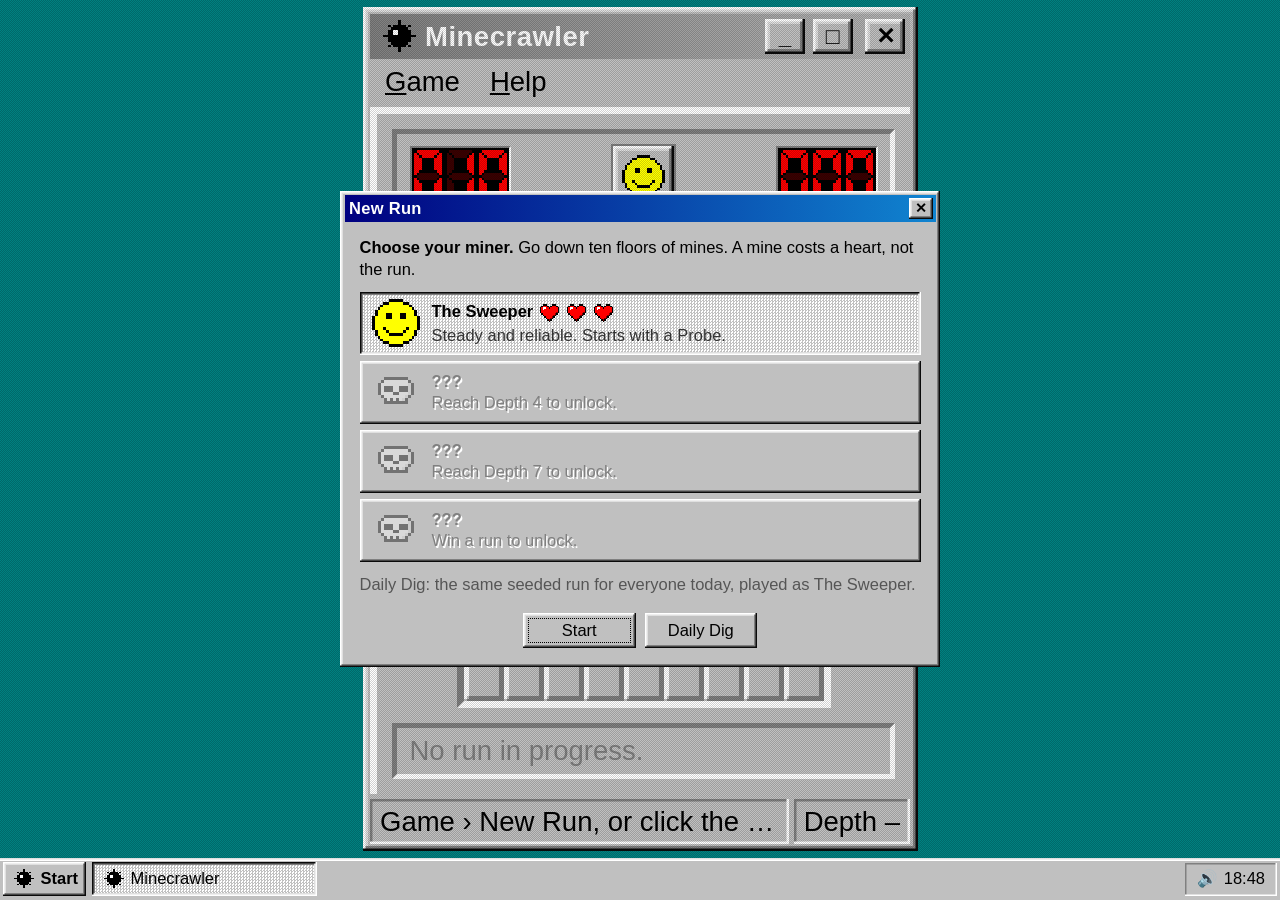
<file: minecrawler/index.html>
<!doctype html>
<html lang="en">
<head>
<meta charset="utf-8">
<meta name="viewport" content="width=device-width,initial-scale=1,viewport-fit=cover">
<title>Minecrawler</title>
<meta name="description" content="Minecrawler: a roguelike Minesweeper. Descend ten floors of mines with hearts, gold, items and relics, in a Windows 95 window.">
<meta name="theme-color" content="#008080">
<link rel="icon" href="data:image/svg+xml,<svg xmlns='http://www.w3.org/2000/svg' viewBox='0 0 16 16' shape-rendering='crispEdges'><rect width='16' height='16' fill='%23c0c0c0'/><rect x='4' y='4' width='8' height='8' fill='black'/><rect x='7' y='2' width='2' height='12' fill='black'/><rect x='2' y='7' width='12' height='2' fill='black'/><rect x='5' y='5' width='2' height='2' fill='white'/></svg>">
<link rel="preconnect" href="https://fonts.googleapis.com">
<link rel="preconnect" href="https://fonts.gstatic.com" crossorigin>
<link rel="stylesheet" href="https://fonts.googleapis.com/css2?family=Silkscreen:wght@400;700&display=swap">
<style>
:root {
  --face: #c0c0c0; --hi: #ffffff; --lo: #808080; --dk: #0a0a0a; --hi2: #dfdfdf;
  --desk: #008080; --title1: #000080; --title2: #1084d0;
  --raised: inset -1px -1px var(--dk), inset 1px 1px var(--hi), inset -2px -2px var(--lo), inset 2px 2px var(--hi2);
  --pressed: inset -1px -1px var(--hi), inset 1px 1px var(--dk), inset -2px -2px var(--hi2), inset 2px 2px var(--lo);
  --field: inset -1px -1px var(--hi), inset 1px 1px var(--lo), inset -2px -2px var(--hi2), inset 2px 2px var(--dk);
  --ui: Tahoma, "MS Sans Serif", "Segoe UI", Geneva, Verdana, sans-serif;
  --pixel: "Silkscreen", "Courier New", monospace;
  color-scheme: light;
}
* { box-sizing: border-box; }
html, body { margin: 0; height: 100%; }
body {
  background: var(--desk); color: #000; font: 11px/1.3 var(--ui);
  overflow: hidden; user-select: none; -webkit-user-select: none; -webkit-touch-callout: none;
  -webkit-tap-highlight-color: transparent; touch-action: manipulation;
}
button { font: inherit; color: inherit; }
img.px, canvas { image-rendering: pixelated; image-rendering: crisp-edges; }
img.px { width: 16px; height: 16px; display: block; }
[hidden] { display: none !important; }

#desktop { position: fixed; inset: 0 0 calc(28px * var(--tz, 1) + env(safe-area-inset-bottom, 0px)) 0; display: grid; place-items: center; overflow: auto; }

/* ---------- window ---------- */
.win { background: var(--face); box-shadow: var(--raised); padding: 3px; }
.titlebar {
  display: flex; align-items: center; gap: 3px; height: 18px; padding: 0 2px 0 3px;
  background: linear-gradient(90deg, var(--title1), var(--title2)); color: #fff; font-weight: bold;
}
.titlebar.inactive { background: linear-gradient(90deg, #808080, #b5b5b5); }
.titlebar .ttl { flex: 1; white-space: nowrap; overflow: hidden; text-overflow: ellipsis; letter-spacing: .2px; }
.titlebar img.px { width: 16px; height: 16px; }
.tb-btn {
  width: 16px; height: 14px; padding: 0; border: 0; background: var(--face); box-shadow: var(--raised);
  display: grid; place-items: center; font: bold 9px/1 var(--ui); color: #000; cursor: pointer;
}
.tb-btn:active { box-shadow: var(--pressed); }
.tb-btn + .tb-btn.close { margin-left: 2px; }
.menubar { display: flex; height: 19px; align-items: stretch; position: relative; }
.menubar > .m { padding: 2px 6px; cursor: default; position: relative; }
.menubar > .m.open, .menubar > .m:hover { background: var(--title1); color: #fff; }
.menubar u { text-decoration: underline; }
.dropdown {
  position: absolute; top: 100%; left: 0; z-index: 50; background: var(--face); box-shadow: var(--raised);
  padding: 3px; min-width: 160px; color: #000;
}
.dropdown .it { display: flex; justify-content: space-between; gap: 18px; padding: 3px 18px 3px 20px; white-space: nowrap; position: relative; }
.dropdown .it:hover { background: var(--title1); color: #fff; }
.dropdown .it.check::before { content: "✓"; position: absolute; left: 6px; }
.dropdown .it.disabled { color: var(--lo); text-shadow: 1px 1px var(--hi); pointer-events: none; }
.dropdown hr { border: 0; border-top: 1px solid var(--lo); border-bottom: 1px solid var(--hi); margin: 3px 1px; }

.game { min-width: 216px; padding: 6px; display: flex; flex-direction: column; gap: 6px; border-left: 3px solid var(--hi); border-top: 3px solid var(--hi); }
.sunk { border: 2px solid; border-color: var(--lo) var(--hi) var(--hi) var(--lo); }
.sunk3 { border: 3px solid; border-color: var(--lo) var(--hi) var(--hi) var(--lo); }
.top { display: flex; align-items: center; justify-content: space-between; padding: 4px 5px; }
.led { display: flex; border: 1px solid; border-color: var(--lo) var(--hi) var(--hi) var(--lo); background: #000; }
.led canvas { display: block; width: 13px; height: 23px; }
.led.blink { animation: blink .5s steps(1) infinite; }
@keyframes blink { 50% { opacity: .35; } }
.facebtn {
  width: 26px; height: 26px; padding: 0; border: 1px solid var(--lo); background: var(--face); box-shadow: var(--raised);
  display: grid; place-items: center; cursor: pointer;
}
.facebtn:active { box-shadow: var(--pressed); }
.facebtn:active canvas { transform: translate(1px, 1px); }
.facebtn canvas { width: 17px; height: 17px; display: block; }
.facewrap #crown { position: absolute; left: 50%; top: -9px; transform: translateX(-50%); pointer-events: none; }
.facewrap #crown img.px { filter: drop-shadow(0 1px 0 #000); }
.facewrap { position: relative; display: grid; place-items: center; }

.hud { display: flex; flex-wrap: wrap; align-items: center; gap: 6px; padding: 3px 5px; min-height: 28px; }
.hearts { display: flex; align-items: center; gap: 0; min-width: 0; flex-wrap: wrap; }
.hearts img.px { width: 16px; height: 16px; margin-right: -2px; }
.hearts img.break { animation: heartbreak .6s steps(6) both; }
@keyframes heartbreak { 0%{transform:translate(0,0)} 20%{transform:translate(-2px,-1px)} 40%{transform:translate(2px,1px)} 60%{transform:translate(-1px,0) scale(1.2)} 80%{transform:translate(1px,-1px)} 100%{transform:none} }
.hearts img.gain { animation: heartgain .5s steps(5) both; }
@keyframes heartgain { 0%{transform:scale(.2)} 60%{transform:scale(1.4)} 100%{transform:none} }
.gold { display: flex; align-items: center; gap: 2px; font-weight: bold; font-variant-numeric: tabular-nums; }
.gold.bump span { animation: bump .3s steps(3); }
@keyframes bump { 50% { color: #a06000; } }
.spacer { flex: 1; }
.slots { display: flex; gap: 2px; }
.slot {
  width: 22px; height: 22px; padding: 0; border: 0; background: var(--face); box-shadow: var(--raised);
  display: grid; place-items: center; position: relative; cursor: pointer;
}
.slot:active, .slot.on { box-shadow: var(--pressed); background: #d8d8d8; }
.slot.on { background-image: repeating-conic-gradient(#c0c0c0 0 25%, #fff 0 50%); background-size: 2px 2px; }
.slot.empty { box-shadow: var(--field); cursor: default; }
.slot .k { position: absolute; right: 1px; bottom: 0; font: 8px/1 var(--pixel); color: #000; text-shadow: 1px 0 #fff, 0 1px #fff; }
.btn {
  border: 0; background: var(--face); box-shadow: var(--raised); padding: 4px 10px; min-width: 75px; min-height: 23px; cursor: pointer;
  display: inline-flex; align-items: center; justify-content: center; gap: 4px;
}
.btn:active:not(:disabled), .btn.on { box-shadow: var(--pressed); }
.btn.on { background-image: repeating-conic-gradient(#c0c0c0 0 25%, #fff 0 50%); background-size: 2px 2px; }
.btn:focus-visible { outline: 1px dotted #000; outline-offset: -4px; }
.btn:disabled { color: var(--lo); text-shadow: 1px 1px var(--hi); cursor: default; }
.btn:disabled img { opacity: .45; }
.btn.small { min-width: 0; padding: 2px 5px; min-height: 22px; }
.descend { animation: glow 1s steps(2) infinite; }
@keyframes glow { 50% { background-color: #e8e8a0; } }

.fieldwrap { align-self: center; position: relative; }
.field { position: relative; display: block; line-height: 0; }
.field canvas#board { display: block; cursor: default; touch-action: none; }
.field.target canvas#board { cursor: crosshair; }
.shake { animation: shake .35s steps(7); }
.shake.big { animation: shakebig .45s steps(9); }
@keyframes shake { 0%,100%{transform:none} 15%{transform:translate(-2px,1px)} 30%{transform:translate(2px,-1px)} 45%{transform:translate(-1px,-2px)} 60%{transform:translate(2px,1px)} 75%{transform:translate(-1px,1px)} }
@keyframes shakebig { 0%,100%{transform:none} 10%{transform:translate(-4px,2px)} 20%{transform:translate(4px,-2px)} 30%{transform:translate(-3px,-3px)} 40%{transform:translate(3px,2px)} 55%{transform:translate(-2px,2px)} 70%{transform:translate(2px,-1px)} 85%{transform:translate(-1px,1px)} }
.fx { position: absolute; inset: 0; pointer-events: none; overflow: visible; }
.float {
  position: absolute; display: flex; align-items: center; gap: 1px; transform: translate(-50%, -50%);
  font: 700 8px/1 var(--pixel); color: #fff; white-space: nowrap;
  text-shadow: 1px 0 #000, -1px 0 #000, 0 1px #000, 0 -1px #000, 1px 1px #000;
  animation: floatup 1s steps(14) forwards;
}
.float img.px { width: 12px; height: 12px; }
.float.gold { color: #ffe040; } .float.bad { color: #ff5050; } .float.good { color: #60ff70; } .float.info { color: #a0e0ff; }
@keyframes floatup { 0%{opacity:0; margin-top:4px} 12%{opacity:1; margin-top:0} 75%{opacity:1} 100%{opacity:0; margin-top:-18px} }
.banner {
  position: absolute; inset: 0; display: grid; place-content: center; text-align: center; pointer-events: none;
  font-family: var(--pixel); color: #fff; z-index: 3;
}
.banner .b-in { background: rgba(0,0,128,.88); padding: 6px 10px 7px; box-shadow: 0 0 0 1px #fff, 0 0 0 2px #000; animation: banner 2.1s steps(18) forwards; }
.banner .b1 { font-size: 16px; font-weight: 700; letter-spacing: 1px; }
.banner .b2 { font-size: 8px; color: #ffe040; margin-top: 3px; }
@keyframes banner { 0%{transform:translateX(-140%)} 14%,82%{transform:none; opacity:1} 100%{transform:translateX(140%); opacity:0} }

.relics { width: 0; min-width: 100%; display: flex; flex-wrap: wrap; gap: 1px; padding: 2px 3px; min-height: 22px; align-items: center; }
.relics .none { color: var(--lo); padding-left: 2px; }
.relic { padding: 1px; cursor: help; }
.relic:hover { background: #fff; outline: 1px dotted #000; }
.relic.new { animation: heartgain .5s steps(5) both; }
.statusbar { display: flex; gap: 2px; margin-top: 2px; width: 0; min-width: 100%; }
.statusbar > div { box-shadow: inset -1px -1px var(--hi), inset 1px 1px var(--lo); padding: 2px 4px; white-space: nowrap; overflow: hidden; text-overflow: ellipsis; height: 18px; }
.statusbar .msg { flex: 1; min-width: 0; }
.statusbar .depth { flex: none; cursor: help; }

/* ---------- dialogs ---------- */
#dlgLayer { position: fixed; inset: 0 0 calc(28px * var(--tz, 1)) 0; z-index: 40; display: grid; place-items: center; pointer-events: none; }
#dlgLayer > .dlg { pointer-events: auto; grid-area: 1 / 1; }
#dlgLayer.modal { pointer-events: auto; background: repeating-conic-gradient(rgba(0,0,0,.18) 0 25%, transparent 0 50%) 0 0 / 2px 2px; }
.dlg { zoom: var(--dz, 1); width: min(340px, calc(100vw / var(--dz, 1) - 16px)); max-height: calc((100vh - 40px * var(--tz,1)) / var(--dz, 1) - 8px); display: flex; flex-direction: column; animation: pop .14s steps(3); }
.dlg.still { animation: none; }
.dlg.wide { width: min(400px, calc(100vw / var(--dz, 1) - 16px)); }
@keyframes pop { 0% { transform: scale(.7); opacity: .2 } 100% { transform: none } }
.dlg .body { padding: 10px 10px 8px; overflow: auto; }
.dlg .row { display: flex; gap: 10px; align-items: flex-start; }
.dlg img.px.big { width: 32px; height: 32px; flex: none; }
.dlg td img.px, .dlg .help-list img.px, .dlg p img.px { display: inline-block; vertical-align: middle; }
.dlg p.pill { display: flex; flex-wrap: wrap; }
.dlg p { margin: 0 0 8px; }
.dlg h3 { margin: 0 0 6px; font-size: 11px; }
.dlg .btns { display: flex; justify-content: center; gap: 6px; padding: 4px 10px 10px; flex-wrap: wrap; }
.dlg table { border-collapse: collapse; width: 100%; }
.dlg td, .dlg th { padding: 2px 4px; text-align: left; white-space: nowrap; }
.dlg th { font-weight: normal; color: var(--lo); }
.dlg td.r, .dlg th.r { text-align: right; }
.inset { background: #fff; box-shadow: var(--field); padding: 6px; margin-bottom: 8px; }
.choices { display: grid; gap: 4px; }
.choice {
  display: flex; align-items: center; gap: 8px; text-align: left; padding: 5px 8px; border: 0; background: var(--face);
  box-shadow: var(--raised); cursor: pointer; width: 100%; min-height: 40px;
}
.choice:active:not(:disabled) { box-shadow: var(--pressed); }
.choice:focus-visible { outline: 1px dotted #000; outline-offset: -4px; }
.choice:disabled { color: var(--lo); cursor: default; text-shadow: 1px 1px var(--hi); }
.choice:disabled img { opacity: .4; filter: grayscale(1); }
.choice img.px { width: 32px; height: 32px; flex: none; }
.choice .t { font-weight: bold; }
.choice .d { color: #333; }
.choice:disabled .d { color: var(--lo); }
.choice .price { margin-left: auto; font-weight: bold; display: flex; align-items: center; gap: 2px; white-space: nowrap; }
.choice .price img.px, .choice .pill img.px { width: 16px; height: 16px; }
.choice .pill { display: inline-flex; vertical-align: middle; }
.choice.sel { box-shadow: var(--pressed); background-image: repeating-conic-gradient(#c0c0c0 0 25%, #fff 0 50%); background-size: 2px 2px; }
.choice .col { flex: 1; min-width: 0; }
.doors { display: grid; grid-template-columns: repeat(auto-fit, minmax(90px, 1fr)); gap: 6px; }
.doorbtn { flex-direction: column; text-align: center; padding: 8px 4px; gap: 3px; min-height: 0; }
.doorbtn .stack { position: relative; width: 48px; height: 48px; }
.doorbtn .stack img.px { width: 48px; height: 48px; }
.doorbtn .stack img.px.ico { position: absolute; width: 24px; height: 24px; left: 12px; top: -4px; filter: drop-shadow(1px 1px 0 #000); }
.doorbtn:hover .stack img.px.ico { animation: hop .5s steps(4) infinite alternate; }
@keyframes hop { to { top: -8px; } }
.pill { display: inline-flex; align-items: center; gap: 2px; font-weight: bold; }
.pill img.px { width: 16px; height: 16px; }
.muted { color: #555; }
.big-score { font: 700 16px/1 var(--pixel); }
.wobble { animation: wobble .5s steps(5) 2; }
@keyframes wobble { 25%{transform:rotate(-12deg)} 75%{transform:rotate(12deg)} }
.groove { border: 0; border-top: 1px solid var(--lo); border-bottom: 1px solid var(--hi); margin: 8px 0; }
.help-list { margin: 0 0 8px; padding-left: 16px; } .help-list li { margin-bottom: 3px; }
.kv { display: grid; grid-template-columns: 20px 1fr; gap: 4px 6px; align-items: center; margin-bottom: 8px; }

/* ---------- taskbar ---------- */
#taskbar {
  position: fixed; left: 0; right: 0; bottom: 0; height: calc(28px * var(--tz, 1) + env(safe-area-inset-bottom, 0px)); z-index: 60;
  padding-bottom: env(safe-area-inset-bottom, 0px);
}
#taskbar .tb-in { zoom: var(--tz, 1); height: 28px; display: flex; align-items: center; gap: 4px; padding: 2px; background: var(--face); box-shadow: inset 0 1px var(--hi2), inset 0 2px var(--hi); }
#startBtn { font-weight: bold; min-width: 0; padding: 2px 5px; height: 22px; }
#startBtn img.px { width: 16px; height: 16px; }
.taskbtn { min-width: 0; width: 150px; justify-content: flex-start; height: 22px; padding: 2px 6px; overflow: hidden; white-space: nowrap; }
.taskbtn img.px { width: 16px; height: 16px; flex: none; }
.tray { margin-left: auto; box-shadow: inset -1px -1px var(--hi), inset 1px 1px var(--lo); padding: 3px 8px; height: 22px; display: flex; align-items: center; gap: 4px; }
#startMenu { position: fixed; left: 2px; bottom: calc(28px * var(--tz, 1)); zoom: var(--tz, 1); z-index: 61; display: flex; background: var(--face); box-shadow: var(--raised); padding: 3px; }
#startMenu .side { width: 22px; background: linear-gradient(0deg, var(--title1), var(--title2)); color: #c0c0c0; font: bold 16px/1 var(--ui); writing-mode: vertical-rl; transform: rotate(180deg); padding: 6px 2px; }
#startMenu .side b { color: #fff; }
#startMenu .items { min-width: 160px; }
#startMenu .it { display: flex; align-items: center; gap: 8px; padding: 5px 16px 5px 6px; }
#startMenu .it:hover { background: var(--title1); color: #fff; }
#startMenu .it img.px { width: 24px; height: 24px; }
#startMenu hr { border: 0; border-top: 1px solid var(--lo); border-bottom: 1px solid var(--hi); margin: 2px; }
</style>
</head>
<body>
<div id="desktop">
  <div id="zoomer">
    <div class="win" id="win">
      <div class="titlebar" id="titlebar">
        <span id="titleIcon"></span><span class="ttl">Minecrawler</span>
        <button class="tb-btn" id="minBtn" title="Minimize" aria-label="Minimize">_</button>
        <button class="tb-btn" id="maxBtn" title="Maximize" aria-label="Maximize">□</button>
        <button class="tb-btn close" id="closeBtn" title="Close" aria-label="Close">✕</button>
      </div>
      <div class="menubar" id="menubar">
        <div class="m" data-menu="game"><u>G</u>ame</div>
        <div class="m" data-menu="help"><u>H</u>elp</div>
      </div>
      <div class="game">
        <div class="top sunk">
          <div class="led" id="ledMines" title="Mines left"></div>
          <div class="facewrap"><button class="facebtn" id="faceBtn" aria-label="New run"><canvas id="face" width="17" height="17"></canvas></button><span id="crown" hidden></span></div>
          <div class="led" id="ledTime" title="Time"></div>
        </div>
        <div class="hud sunk">
          <div class="hearts" id="hearts"></div>
          <div class="gold" id="gold" title="Gold"></div>
          <div class="spacer"></div>
          <button class="btn small descend" id="descendBtn" hidden title="Take the stairs"></button>
          <div class="slots" id="slots"></div>
          <button class="slot" id="flagBtn" title="Flag mode (F): taps place flags" aria-label="Flag mode"></button>
        </div>
        <div class="fieldwrap">
          <div class="field sunk3" id="field">
            <canvas id="board" width="144" height="144"></canvas>
            <div class="fx" id="fx"></div>
            <div class="banner" id="banner"></div>
          </div>
        </div>
        <div class="relics sunk" id="relics"></div>
      </div>
      <div class="statusbar">
        <div class="msg" id="status">Welcome to Minecrawler.</div>
        <div class="depth" id="depthInfo">Depth –</div>
      </div>
    </div>
  </div>
</div>
<div id="dlgLayer"></div>
<div id="taskbar"><div class="tb-in">
  <button class="btn" id="startBtn"></button>
  <button class="btn taskbtn on" id="taskBtn"></button>
  <div class="tray"><span id="soundIcon" title="Sound"></span><span id="clock">12:00</span></div>
</div></div>
<div id="startMenu" hidden></div>
<script src="sprites.js"></script>
<script src="game.js"></script>
</body>
</html>
</file>
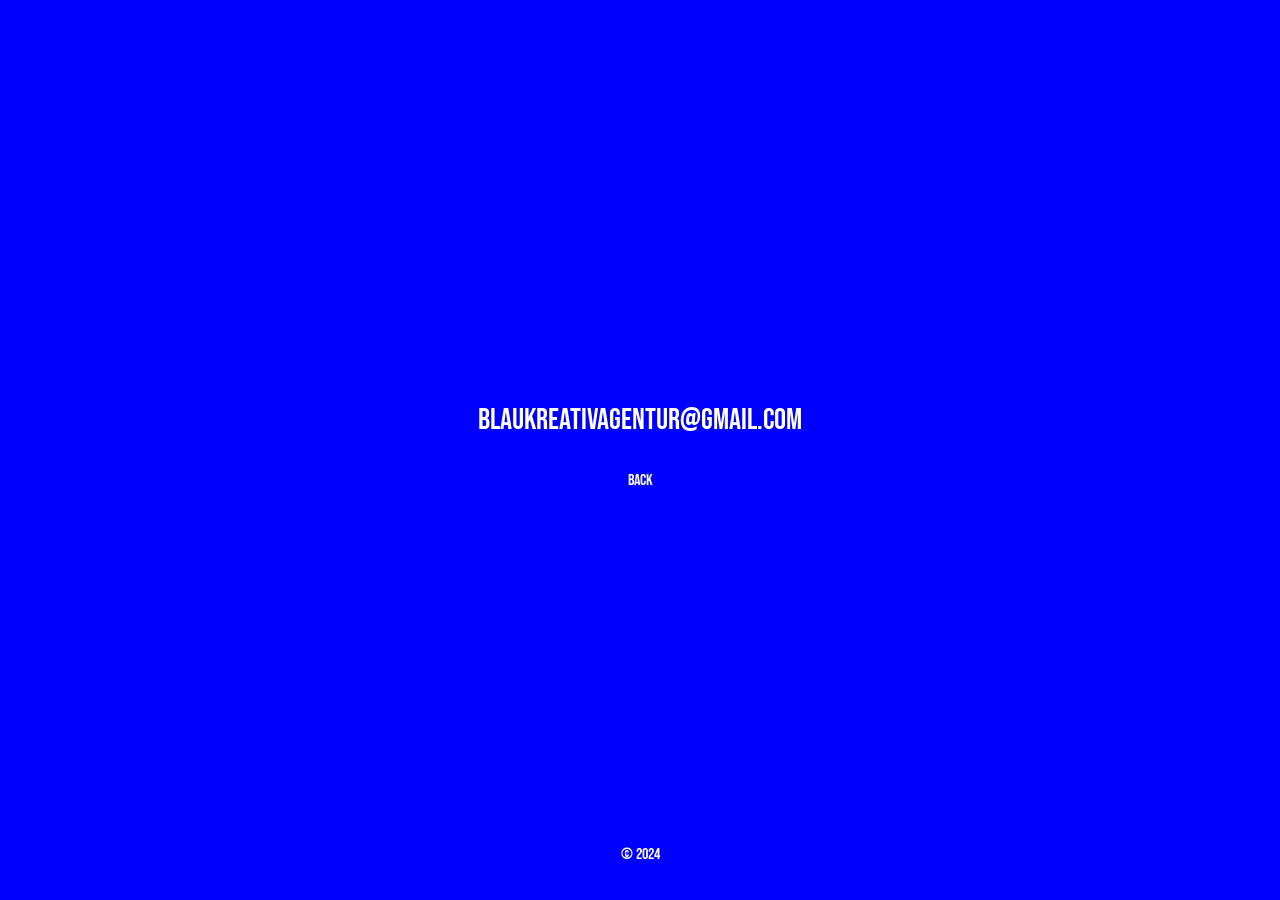
<file: contact.html>
<!-- contact.html -->
<!DOCTYPE html>
<html lang="en">
<head>

    <meta charset="UTF-8">
    <meta name="viewport" content="width=device-width, initial-scale=1.0">
    <title>contact</title>
    <link rel="icon" href="img/blaufavicon.png" type="image/png">
    <link rel="stylesheet" href="css/contact-styles.css">
    <!-- Add this to the <head> section of your HTML file -->
<link rel="stylesheet" href="https://fonts.googleapis.com/css2?family=Bebas+Neue&display=swap">
<link rel="preconnect" href="https://fonts.googleapis.com">
<link rel="preconnect" href="https://fonts.gstatic.com" crossorigin>
<link href="https://fonts.googleapis.com/css2?family=Roboto:wght@300;400;500;700&display=swap" rel="stylesheet">

</head>
<body>
    <p class="email">blaukreativagentur@gmail.com</p>

    <!-- Go Back button -->
    <button onclick="HOME()">back</button>

    <script>
        function HOME() {
            window.location.href = './';
        }
    </script>
        <p class="copyright">© 2024</p>
</body>
</html>
</file>
<file: deepstem/demo/demo.css>
/* DeepStem web demo: a working replica of the plug-in UI (780 x 620, scaled to fit). */
.dsd-wrap{position:relative;width:100%;max-width:780px;margin:56px auto 0}
.dsd-scale{transform-origin:top left;width:780px;height:620px}
.dsd{--bg:#080b10;--text:#eaf2fa;--soft:#c9d6e3;--muted:#8fa0b2;--dim:#7f90a3;--faint:#6f8195;--accent:#00d4ff;--a1:#6feaff;--a2:#00bfea;--on:#04131a;
  position:relative;width:780px;height:620px;overflow:hidden;background:var(--bg);color:var(--text);border-radius:14px;
  border:1px solid rgba(255,255,255,.1);box-shadow:0 40px 120px rgba(0,0,0,.6);
  font:13px/1.25 Inter,system-ui,-apple-system,"Segoe UI",sans-serif;text-align:left;user-select:none;-webkit-user-select:none;display:flex;flex-direction:column}
.dsd::before{content:"";position:absolute;inset:0;pointer-events:none;
  background:radial-gradient(420px 420px at 15% -10%,rgba(0,212,255,.14),transparent 70%),radial-gradient(400px 400px at 100% 110%,var(--glow2,rgba(160,96,255,.13)),transparent 70%)}
.dsd *{box-sizing:border-box}
.dsd svg{display:block;width:100%;height:100%}
.dsd .n{font-family:"Chakra Petch",ui-monospace,monospace;font-weight:500}
.dsd .sec{position:relative;background:linear-gradient(180deg,rgba(255,255,255,.06),rgba(255,255,255,.02));box-shadow:inset 0 1px 0 rgba(255,255,255,.06);border-bottom:1px solid rgba(255,255,255,.09)}
.dsd button{all:unset;cursor:pointer;box-sizing:border-box}
.dsd .gb{display:inline-flex;align-items:center;justify-content:center;gap:6px;border-radius:9px;color:var(--soft);font-size:12px;
  background:linear-gradient(180deg,rgba(255,255,255,.12),rgba(255,255,255,.04));border:1px solid rgba(255,255,255,.13);box-shadow:inset 0 1px 0 rgba(255,255,255,.14)}
.dsd .gb:hover{background:linear-gradient(180deg,rgba(255,255,255,.17),rgba(255,255,255,.07));border-color:rgba(255,255,255,.2)}
.dsd .gb:active{background:linear-gradient(180deg,rgba(255,255,255,.08),rgba(255,255,255,.03))}
.dsd .gb[disabled]{opacity:.4;pointer-events:none}
.dsd .field{background:rgba(255,255,255,.04);border:1px solid rgba(255,255,255,.1);border-radius:11px;box-shadow:none}
.dsd .field:hover{background:rgba(255,255,255,.07)}
.dsd .pri{color:var(--on);font-weight:600;background:linear-gradient(180deg,var(--a1),var(--a2));border:1px solid rgba(255,255,255,.4);box-shadow:inset 0 1px 0 rgba(255,255,255,.6)}
.dsd .pri:hover{background:linear-gradient(180deg,#80eeff,#12c7f0)}
.dsd .ic{width:16px;height:16px;flex:none}
/* header */
.dsd .hdr{height:66px;display:flex;align-items:center;padding:12px 14px;gap:10px}
.dsd .logo{display:flex;align-items:center;gap:10px;font:300 21px/1 Unbounded,sans-serif;letter-spacing:.2px;white-space:nowrap}
.dsd .logo b{font-weight:600;color:var(--accent)}
.dsd .logo svg{width:24px;height:16px}
.dsd .file{position:absolute;left:50%;transform:translateX(-50%);top:12px;height:42px;width:min(520px,calc(100% - 2*240px));display:flex;align-items:center;gap:9px;padding:0 6px 0 8px}
.dsd .tile{width:28px;height:28px;border-radius:7px;display:grid;place-items:center;background:rgba(0,212,255,.16);color:var(--accent);flex:none}
.dsd .tile .ic{width:16px;height:16px}
.dsd .file .t{flex:1;min-width:0}
.dsd .file .t div:first-child{font-size:13px;white-space:nowrap;overflow:hidden;text-overflow:ellipsis}
.dsd .file .t div:last-child{font-size:11.5px;color:var(--dim)}
.dsd .file .gb{padding:5px 10px;height:28px}
.dsd .hbtns{margin-left:auto;display:flex;gap:10px}
.dsd .hbtns .gb{width:42px;height:42px;border-radius:11px;color:var(--soft)}
.dsd .hbtns .gb .ic{width:18px;height:18px}
/* display */
.dsd .disp{flex:1;position:relative;min-height:0}
.dsd .state{position:absolute;inset:0;display:flex;flex-direction:column;align-items:center;justify-content:center;text-align:center}
.dsd .state h4{margin:0;font-size:17px;font-weight:500}
.dsd .state p{margin:8px 0 0;color:var(--dim);font-size:12.5px}
.dsd .pct{font:500 44px/1 "Chakra Petch",monospace;margin-bottom:12px}
.dsd .bar{width:320px;height:4px;border-radius:2px;background:rgba(255,255,255,.1);margin:16px 0 0;overflow:hidden}
.dsd .bar i{display:block;height:100%;width:0;background:linear-gradient(90deg,var(--a2),var(--a1))}
.dsd .stems{position:absolute;inset:0;display:flex;flex-direction:column}
.dsd .ruler{height:26px;display:flex;flex:none;border-bottom:1px solid rgba(255,255,255,.06);font-size:11px;color:var(--faint)}
.dsd .ruler .rl{width:196px;display:flex;align-items:center;gap:6px;padding-left:14px;flex:none}
.dsd .ruler .rl .ic{width:13px;height:13px}
.dsd .ruler .rt{position:relative;flex:1;cursor:pointer}
.dsd .ruler .rt span{position:absolute;top:6px;height:14px;border-left:1px solid rgba(255,255,255,.12);padding-left:4px;line-height:14px;font:500 11.5px "Chakra Petch",monospace}
.dsd .lanes{flex:1;display:flex;flex-direction:column;min-height:0}
.dsd .lane{flex:1;display:flex;min-height:0;border-top:1px solid rgba(255,255,255,.06)}
.dsd .lane:first-child{border-top:0}
.dsd .lab{width:196px;flex:none;display:flex;align-items:center;gap:8px;padding:0 8px 0 0;position:relative;border-right:1px solid rgba(255,255,255,.06)}
.dsd .lab .cb{position:absolute;left:0;top:0;bottom:0;width:3px}
.dsd .lab .st{width:26px;height:26px;border-radius:7px;display:grid;place-items:center;margin-left:9px;flex:none}
.dsd .lab .st .ic{width:16px;height:16px}
.dsd .lab .nm{flex:1;min-width:0}
.dsd .lab .nm div:first-child{font-size:13px;white-space:nowrap;overflow:hidden;text-overflow:ellipsis}
.dsd .lab .nm div:last-child{font:500 11.5px "Chakra Petch",monospace;color:var(--faint)}
.dsd .lab .gb{width:24px;height:24px;border-radius:7px;font-size:11px}
.dsd .lab .gb .ic{width:14px;height:14px}
.dsd .lab .solo.on{color:var(--on);font-weight:700;border-color:transparent}
.dsd .lab .drag{cursor:grab}
.dsd .lane.muted .lab{background:linear-gradient(90deg,rgba(75,85,99,.12),transparent)!important}
.dsd .lane.muted .lab .cb{background:#4b5563!important}
.dsd .lane.muted .lab .st{background:rgba(75,85,99,.15)!important;color:#4b5563!important}
.dsd .lane.muted .lab .nm div:first-child{color:var(--faint)}
.dsd .wave{flex:1;position:relative;cursor:pointer;min-width:0}
.dsd .wave canvas{position:absolute;inset:0;width:100%;height:100%}
.dsd .ph{position:absolute;top:0;bottom:0;width:2px;margin-left:-1px;background:#fff;pointer-events:none;z-index:2}
.dsd .ph::before{content:"";position:absolute;top:0;left:-5px;border:6px solid transparent;border-top:8px solid #fff;border-bottom:0}
/* transport */
.dsd .tr{height:60px;display:flex;align-items:center;gap:10px;padding:0 14px;flex:none}
.dsd .play{width:40px;height:40px;border-radius:50%}
.dsd .play .ic{width:18px;height:18px}
.dsd .back{width:34px;height:34px;border-radius:50%}
.dsd .back .ic{width:15px;height:15px}
.dsd .time{font:500 17px "Chakra Petch",monospace;margin-left:4px;white-space:nowrap}
.dsd .time span{color:var(--faint)}
.dsd .pv{margin-left:auto;display:flex;align-items:center;gap:6px;color:var(--dim);font-size:12px}
.dsd .pv .ic{width:15px;height:15px}
.dsd input[type=range]{-webkit-appearance:none;appearance:none;width:120px;height:20px;background:transparent;margin:0 6px;cursor:pointer}
.dsd input[type=range]::-webkit-slider-runnable-track{height:6px;border-radius:3px;background:linear-gradient(90deg,var(--a2),var(--a1)) 0/var(--p,75%) 100% no-repeat,rgba(255,255,255,.1)}
.dsd input[type=range]::-moz-range-track{height:6px;border-radius:3px;background:linear-gradient(90deg,var(--a2),var(--a1)) 0/var(--p,75%) 100% no-repeat,rgba(255,255,255,.1)}
.dsd input[type=range]::-webkit-slider-thumb{-webkit-appearance:none;width:13px;height:13px;border-radius:50%;background:var(--text);margin-top:-3.5px;border:0}
.dsd input[type=range]::-moz-range-thumb{width:13px;height:13px;border-radius:50%;background:var(--text);border:0}
.dsd .db{width:54px;text-align:right;font:500 12.5px "Chakra Petch",monospace;color:var(--soft)}
/* settings */
.dsd .set{height:76px;display:flex;align-items:flex-end;gap:12px;padding:9px 0 12px 14px;flex:none}
.dsd .grp{display:flex;flex-direction:column;gap:3px}
.dsd .grp label{font-size:11px;color:var(--dim);padding-left:2px;height:16px;line-height:16px}
.dsd .seg{display:flex;gap:3px;padding:3px;height:36px;border-radius:10px;background:rgba(255,255,255,.04);border:1px solid rgba(255,255,255,.1)}
.dsd .seg button{flex:1;display:grid;place-items:center;border-radius:7px;color:var(--muted);font-size:12px}
.dsd .seg button:hover{background:rgba(255,255,255,.06)}
.dsd .seg button.on{color:var(--on);font-weight:600;background:linear-gradient(180deg,#5fe6ff,var(--a2));box-shadow:inset 0 1px 0 rgba(255,255,255,.5)}
.dsd .seg.nums button{font:500 13px "Chakra Petch",monospace}
.dsd .seg.dis{opacity:.5;pointer-events:none}
.dsd .sep{position:absolute;right:0;top:1px;bottom:1px;width:210px;display:grid;place-items:center;font-size:15px;font-weight:600;color:var(--on);
  background:linear-gradient(180deg,var(--a1),var(--a2));box-shadow:inset 0 1px 0 rgba(255,255,255,.6)}
.dsd .sep:hover{background:linear-gradient(180deg,#80eeff,#12c7f0)}
.dsd .sep.cancel{color:var(--soft);font-weight:500;background:linear-gradient(180deg,rgba(255,255,255,.12),rgba(255,255,255,.04));box-shadow:inset 0 1px 0 rgba(255,255,255,.14)}
/* status */
.dsd .stat{height:36px;flex:none;display:flex;align-items:center;gap:8px;padding:0 14px;background:rgba(0,0,0,.25);font-size:12px;color:var(--muted)}
.dsd .stat .dot{width:18px;height:18px;border-radius:50%;display:grid;place-items:center;flex:none}
.dsd .stat .dot i{width:8px;height:8px;border-radius:50%;background:var(--faint)}
.dsd .stat .dot.ok{background:rgba(0,224,122,.18);color:#00e07a}
.dsd .stat .dot.ok .ic{width:11px;height:11px}
.dsd .stat .dot.busy{background:rgba(0,212,255,.18)}
.dsd .stat .dot.busy i{background:var(--accent)}
.dsd .stat .msg{flex:1;min-width:0;white-space:nowrap;overflow:hidden;text-overflow:ellipsis}
.dsd .stat .out{display:flex;align-items:center;gap:6px;color:var(--faint)}
.dsd .stat .out .ic{width:14px;height:14px}
/* help overlay */
.dsd .help{position:absolute;inset:0;background:rgba(0,0,0,.55);display:grid;place-items:center;z-index:5}
.dsd .help .pn{width:480px;padding:20px 24px;border-radius:14px;background:#10141b;border:1px solid rgba(255,255,255,.13);box-shadow:inset 0 1px 0 rgba(255,255,255,.1);position:relative}
.dsd .help h4{margin:0 0 12px;font-size:17px;font-weight:500}
.dsd .help ol{list-style:none;margin:0;padding:0;counter-reset:h}
.dsd .help li{position:relative;padding:2px 0 14px 34px;color:var(--soft);font-size:13px;counter-increment:h}
.dsd .help li::before{content:counter(h);position:absolute;left:0;top:0;width:22px;height:22px;border-radius:50%;display:grid;place-items:center;background:rgba(0,212,255,.16);color:var(--accent);font:500 12.5px "Chakra Petch",monospace}
.dsd .help .x{position:absolute;right:12px;top:12px;width:28px;height:28px;border-radius:50%}
.dsd .help .x .ic{width:14px;height:14px}
.dsd .tip{position:absolute;z-index:6;pointer-events:none;background:rgba(21,26,34,.96);border:1px solid rgba(255,255,255,.12);border-radius:7px;padding:5px 10px;font-size:12px;color:var(--text);white-space:nowrap;transform:translateX(-50%)}
.dsd-credit{margin:12px auto 0;max-width:780px;font-size:13px;color:#6f8195;text-align:center}
.dsd-credit a{color:#8fa0b2}
.dsd-hint{margin:10px auto 0;font-size:13px;color:#8fa0b2;text-align:center}
</file>
<file: css/contact-styles.css>
/* contact-styles.css */
body {
  margin: 0;
  padding: 0;
  background-color: #0000ff; /* Set to the same blue color as in the main site */
  display: flex;
  align-items: center;
  justify-content: center;
  min-height: 100vh;
  flex-direction: column; /* Arrange items vertically */
}

.email {
  font-family: 'Bebas Neue', sans-serif; /* Replace 'Bebas Neue' with the actual font name */
  font-size: 30px; /* Adjust the font size as needed */
  color: #ffffff; /* Set to white for the text color */
  text-align: center;
  margin: 0;
  opacity: 0;
  animation: typing 2s forwards;
  text-transform: lowercase; /* Convert text to lowercase */
}

button {
  background-color: #0000ff; /* Set to the same blue color as in the main site */
  color: #ffffff; /* Set to white for the button text color */
  padding: 8px 18px; /* Adjust padding as needed for a smaller button */
  font-size: 16px; /* Adjust font size as needed */
  font-family: 'Bebas Neue', sans-serif; /* Replace 'Bebas Neue' with the actual font name */
  font-stretch: expanded;
  margin-top: 25px; /* Adjust margin as needed */
  cursor: pointer;
  border: none;
  border-radius: 7px;
  opacity: 0;
  animation: fadeIn 5s forwards; /* Adjust the duration as needed */
  transition: background-color 0.5s ease-in-out, color 0.5s ease-in-out; /* Smoother transition */
}

button:hover {
  background-color: #00008b; /* Slighter dark blue for the hover effect */
  color: #ffffff; /* Set to white for the hover effect */
}

.copyright {
  font-family: 'Bebas Neue', sans-serif; /* Replace 'Bebas Neue' with the actual font name */
  font-size: 16px; /* Adjust the font size as needed */
  color: #ffffff; /* Set to white for the text color */
  opacity: 0;
  animation: fadeIn 0s forwards; /* Adjust the duration as needed */
  text-transform: lowercase; /* Convert text to lowercase */
  position: absolute;
  bottom: 20px; /* Adjust the distance from the bottom */
  left: 50%; /* Move to the horizontal center */
  transform: translateX(-50%); /* Adjust for horizontal centering */
}

@keyframes typing {
  to {
      opacity: 1;
  }
}

@keyframes fadeIn {
  to {
      opacity: 1;
  }
}
</file>
